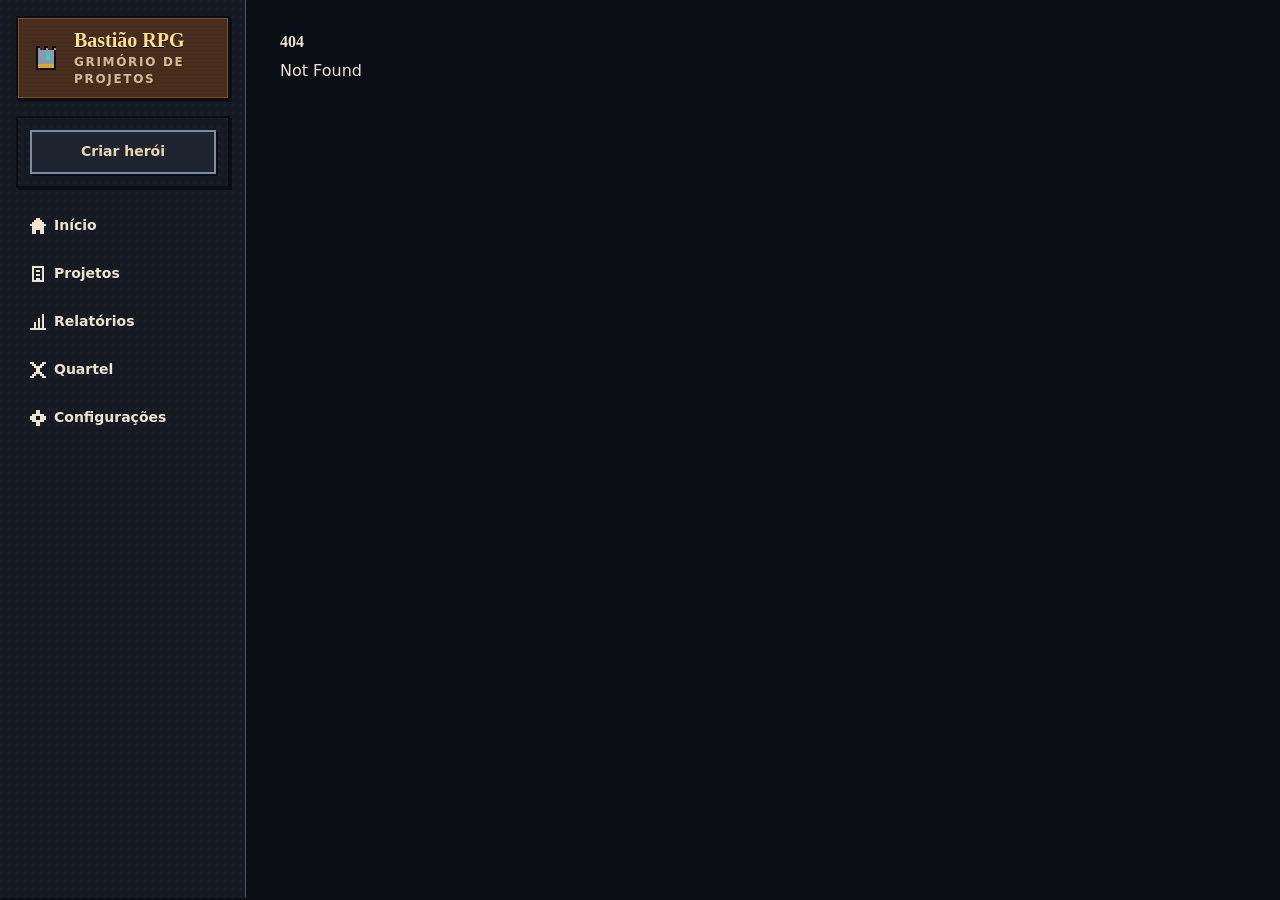
<file: index.html>
<!doctype html>
<html lang="pt-BR">
  <head>
    <meta charset="utf-8" />
    <meta name="viewport" content="width=device-width, initial-scale=1" />
    <meta name="theme-color" content="#0f1115" />
    <meta name="color-scheme" content="dark" />
    <!--
      CSP (MEDIUM-01, adapter-static sem servidor): meta permissiva para nao quebrar
      a hidratacao SvelteKit (inline scripts/estilos). Prefira headers no host estatico.
      Diretiva estrita recomendada no host:
      default-src 'self'; object-src 'none'; base-uri 'self'; frame-ancestors 'none'
      + X-Content-Type-Options: nosniff + Referrer-Policy: same-origin.
      Limitacao: meta com 'unsafe-inline' nao bloqueia XSS via inline; header com
      nonce/hash seria ideal, mas exige SSR/host com injecao por resposta.
    -->
    <meta
      http-equiv="Content-Security-Policy"
      content="default-src 'self'; object-src 'none'; base-uri 'self'; script-src 'self' 'unsafe-inline'; style-src 'self' 'unsafe-inline'; img-src 'self' data:; font-src 'self' data:; connect-src 'self' https://storage.bunnycdn.com https://uk.storage.bunnycdn.com https://ny.storage.bunnycdn.com https://la.storage.bunnycdn.com https://sg.storage.bunnycdn.com https://se.storage.bunnycdn.com https://br.storage.bunnycdn.com https://jh.storage.bunnycdn.com https://syd.storage.bunnycdn.com"
    />
    <title>Bastião RPG</title>
    <link href="/_app/immutable/bundle.Cz8nWWt9.js" rel="modulepreload">
		
		<link href="/_app/immutable/assets/bundle.C9rtXvdy.css" rel="stylesheet">
  		<link rel="icon" type="image/svg+xml" href="/favicon.svg" />
	</head>
  <body data-sveltekit-preload-data="hover">
    <div style="display: contents">
			<script>
				{
					__sveltekit_4wun2q = {
						base: ""
					};

					const element = document.currentScript.parentElement;

					import("/_app/immutable/bundle.Cz8nWWt9.js").then((app) => {
						app.start(element)
					});
				}
			</script>
		</div>
  </body>
</html>
</file>
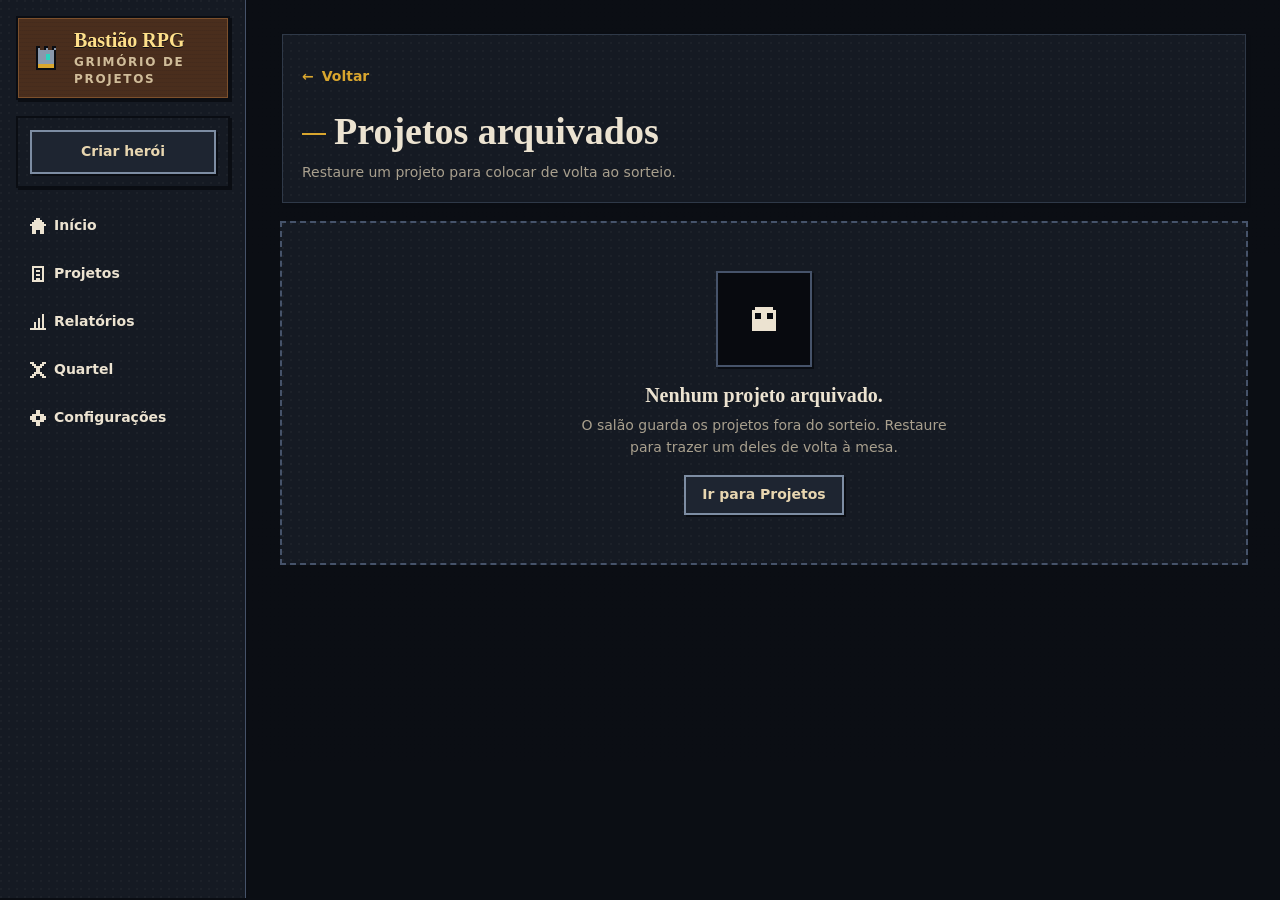
<file: archived/index.html>
<!doctype html>
<html lang="pt-BR">
  <head>
    <meta charset="utf-8" />
    <meta name="viewport" content="width=device-width, initial-scale=1" />
    <meta name="theme-color" content="#0f1115" />
    <meta name="color-scheme" content="dark" />
    <!--
      CSP (MEDIUM-01, adapter-static sem servidor): meta permissiva para nao quebrar
      a hidratacao SvelteKit (inline scripts/estilos). Prefira headers no host estatico.
      Diretiva estrita recomendada no host:
      default-src 'self'; object-src 'none'; base-uri 'self'; frame-ancestors 'none'
      + X-Content-Type-Options: nosniff + Referrer-Policy: same-origin.
      Limitacao: meta com 'unsafe-inline' nao bloqueia XSS via inline; header com
      nonce/hash seria ideal, mas exige SSR/host com injecao por resposta.
    -->
    <meta
      http-equiv="Content-Security-Policy"
      content="default-src 'self'; object-src 'none'; base-uri 'self'; script-src 'self' 'unsafe-inline'; style-src 'self' 'unsafe-inline'; img-src 'self' data:; font-src 'self' data:; connect-src 'self' https://storage.bunnycdn.com https://uk.storage.bunnycdn.com https://ny.storage.bunnycdn.com https://la.storage.bunnycdn.com https://sg.storage.bunnycdn.com https://se.storage.bunnycdn.com https://br.storage.bunnycdn.com https://jh.storage.bunnycdn.com https://syd.storage.bunnycdn.com"
    />
    <title>Bastião RPG</title>
    <link href="../_app/immutable/bundle.Cz8nWWt9.js" rel="modulepreload">
		<!--1bhpuhb--><!----><title>Projetos arquivados | Bastião RPG</title>
		<link href="../_app/immutable/assets/bundle.C9rtXvdy.css" rel="stylesheet">
  		<link rel="icon" type="image/svg+xml" href="/favicon.svg" />
	</head>
  <body data-sveltekit-preload-data="hover">
    <div style="display: contents"><!--[--><!--[0--><!--[--><a href="#conteudo-principal" class="bastiao-skip svelte-12qhfyh">Pular para o conteúdo</a> <div class="bastiao-shell svelte-12qhfyh"><aside class="bastiao-sidebar svelte-129hoe0" aria-label="Navegacao principal"><div class="bastiao-brand svelte-129hoe0"><span class="bastiao-brand-emblem svelte-129hoe0" aria-hidden="true"><svg viewBox="0 0 16 16" width="32" height="32" shape-rendering="crispEdges" style="display: block" class="shrink-0" aria-hidden="true"><!--[--><path d="M3 2h2v1h-2zM7 2h2v1h-2zM11 2h2v1h-2zM3 3h1v1h-1zM7 3h1v1h-1zM11 3h1v1h-1zM3 4h1v1h-1zM12 4h1v1h-1zM3 5h1v1h-1zM12 5h1v1h-1zM3 6h1v1h-1zM12 6h1v1h-1zM3 7h1v1h-1zM12 7h1v1h-1zM3 8h1v1h-1zM12 8h1v1h-1zM3 9h1v1h-1zM12 9h1v1h-1zM3 10h1v1h-1zM12 10h1v1h-1zM3 11h1v1h-1zM12 11h1v1h-1zM3 12h1v1h-1zM12 12h1v1h-1zM3 13h10v1h-10z" fill="var(--color-px-ink)"></path><path d="M4 3h1v1h-1zM8 3h1v1h-1zM12 3h1v1h-1zM4 4h8v1h-8zM4 5h8v1h-8zM4 6h4v1h-4zM10 6h2v1h-2zM4 7h4v1h-4zM10 7h2v1h-2zM4 8h4v1h-4zM10 8h2v1h-2zM4 9h8v1h-8zM4 10h8v1h-8z" fill="var(--color-px-steel)"></path><path d="M4 11h8v1h-8zM4 12h8v1h-8z" fill="var(--color-px-gold)"></path><path d="M8 6h2v1h-2zM8 7h2v1h-2zM8 8h2v1h-2z" fill="var(--color-px-teal)"></path><!--]--></svg><!----></span> <span class="bastiao-brand-text svelte-129hoe0"><p class="bastiao-brand-title svelte-129hoe0">Bastião RPG</p> <p class="bastiao-brand-sub svelte-129hoe0">grimório de projetos</p></span></div> <div class="bastiao-hud svelte-129hoe0"><section class="hero-hud svelte-1gd1m4t" aria-label="Heroi"><!--[-1--><p class="hero-hud__loading svelte-1gd1m4t" role="status">Carregando herói...</p><!--]--></section><!----></div> <nav class="bastiao-nav svelte-129hoe0" aria-label="Paginas"><!--[--><a href="/" class="bastiao-link svelte-129hoe0" title="Início" aria-current="page"><svg viewBox="0 0 8 8" width="16" height="16" shape-rendering="crispEdges" style="display: block" class="shrink-0" aria-hidden="true"><!--[-1--><path d="M3 0h2v1h-2zM2 1h4v1h-4zM1 2h6v1h-6zM0 3h8v1h-8zM1 4h6v1h-6zM1 5h6v1h-6zM1 6h2v1h-2zM5 6h2v1h-2zM1 7h2v1h-2zM5 7h2v1h-2z" fill="currentColor"></path><!--]--></svg><!----> <span class="bastiao-link-label svelte-129hoe0">Início</span></a><a href="/projetos" class="bastiao-link svelte-129hoe0" title="Projetos"><svg viewBox="0 0 8 8" width="16" height="16" shape-rendering="crispEdges" style="display: block" class="shrink-0" aria-hidden="true"><!--[-1--><path d="M1 0h6v1h-6zM1 1h1v1h-1zM6 1h1v1h-1zM1 2h1v1h-1zM3 2h2v1h-2zM6 2h1v1h-1zM1 3h1v1h-1zM6 3h1v1h-1zM1 4h1v1h-1zM3 4h2v1h-2zM6 4h1v1h-1zM1 5h1v1h-1zM6 5h1v1h-1zM1 6h1v1h-1zM3 6h2v1h-2zM6 6h1v1h-1zM1 7h6v1h-6z" fill="currentColor"></path><!--]--></svg><!----> <span class="bastiao-link-label svelte-129hoe0">Projetos</span></a><a href="/relatorios" class="bastiao-link svelte-129hoe0" title="Relatórios"><svg viewBox="0 0 8 8" width="16" height="16" shape-rendering="crispEdges" style="display: block" class="shrink-0" aria-hidden="true"><!--[-1--><path d="M6 0h1v1h-1zM6 1h1v1h-1zM4 2h1v1h-1zM6 2h1v1h-1zM4 3h1v1h-1zM6 3h1v1h-1zM2 4h1v1h-1zM4 4h1v1h-1zM6 4h1v1h-1zM2 5h1v1h-1zM4 5h1v1h-1zM6 5h1v1h-1zM2 6h1v1h-1zM4 6h1v1h-1zM6 6h1v1h-1zM0 7h8v1h-8z" fill="currentColor"></path><!--]--></svg><!----> <span class="bastiao-link-label svelte-129hoe0">Relatórios</span></a><a href="/rpg" class="bastiao-link svelte-129hoe0" title="Quartel"><svg viewBox="0 0 8 8" width="16" height="16" shape-rendering="crispEdges" style="display: block" class="shrink-0" aria-hidden="true"><!--[-1--><path d="M0 0h2v1h-2zM6 0h2v1h-2zM1 1h2v1h-2zM5 1h2v1h-2zM2 2h4v1h-4zM3 3h2v1h-2zM3 4h2v1h-2zM2 5h4v1h-4zM1 6h2v1h-2zM5 6h2v1h-2zM0 7h2v1h-2zM6 7h2v1h-2z" fill="currentColor"></path><!--]--></svg><!----> <span class="bastiao-link-label svelte-129hoe0">Quartel</span></a><a href="/settings" class="bastiao-link svelte-129hoe0" title="Configurações"><svg viewBox="0 0 8 8" width="16" height="16" shape-rendering="crispEdges" style="display: block" class="shrink-0" aria-hidden="true"><!--[-1--><path d="M3 0h2v1h-2zM3 1h2v1h-2zM1 2h6v1h-6zM0 3h3v1h-3zM5 3h3v1h-3zM0 4h3v1h-3zM5 4h3v1h-3zM1 5h6v1h-6zM3 6h2v1h-2zM3 7h2v1h-2z" fill="currentColor"></path><!--]--></svg><!----> <span class="bastiao-link-label svelte-129hoe0">Configurações</span></a><!--]--></nav></aside><!----> <main id="conteudo-principal" class="bastiao-main svelte-12qhfyh" tabindex="-1"><!--[--><div class="mx-auto w-full max-w-6xl min-w-0"><div class="archived-page svelte-1bhpuhb"><header class="bastiao-pageheader bastiao-pageheader--stone  svelte-132ntk2"><!--[0--><a href="/" class="bastiao-pageheader__back svelte-132ntk2"><span aria-hidden="true" class="svelte-132ntk2">←</span> <span class="svelte-132ntk2">Voltar</span></a><!--]--> <div class="bastiao-pageheader__main svelte-132ntk2"><div class="bastiao-pageheader__text svelte-132ntk2"><!--[-1--><!--]--> <h1 class="bastiao-pageheader__title svelte-132ntk2"><!--[0--><span class="bastiao-pageheader__rule svelte-132ntk2" aria-hidden="true"></span><!--]--> <span class="bastiao-pageheader__title-text svelte-132ntk2">Projetos arquivados</span></h1> <!--[0--><p class="bastiao-pageheader__description svelte-132ntk2">Restaure um projeto para colocar de volta ao sorteio.</p><!--]--> <!--[-1--><!--]--></div> <!--[-1--><!--]--> <!--[-1--><!--]--></div> <!--[-1--><!--]--></header><!----> <!--[-1--><!--]--> <!--[0--><p class="archived-loading svelte-1bhpuhb">Carregando projetos...</p><!--]--></div></div><!--]--><!----></main></div> <!--[-1--><!--]--><!--]--><!--]--> <!--[-1--><!--]--><!--]-->
			
			<script>
				{
					__sveltekit_4wun2q = {
						base: new URL("..", location).pathname.slice(0, -1)
					};

					const element = document.currentScript.parentElement;

					import("../_app/immutable/bundle.Cz8nWWt9.js").then((app) => {
						app.start(element, {
							node_ids: [0, 3],
							data: [null,null],
							form: null,
							error: null
						})
					});
				}
			</script>
		</div>
  </body>
</html>
</file>
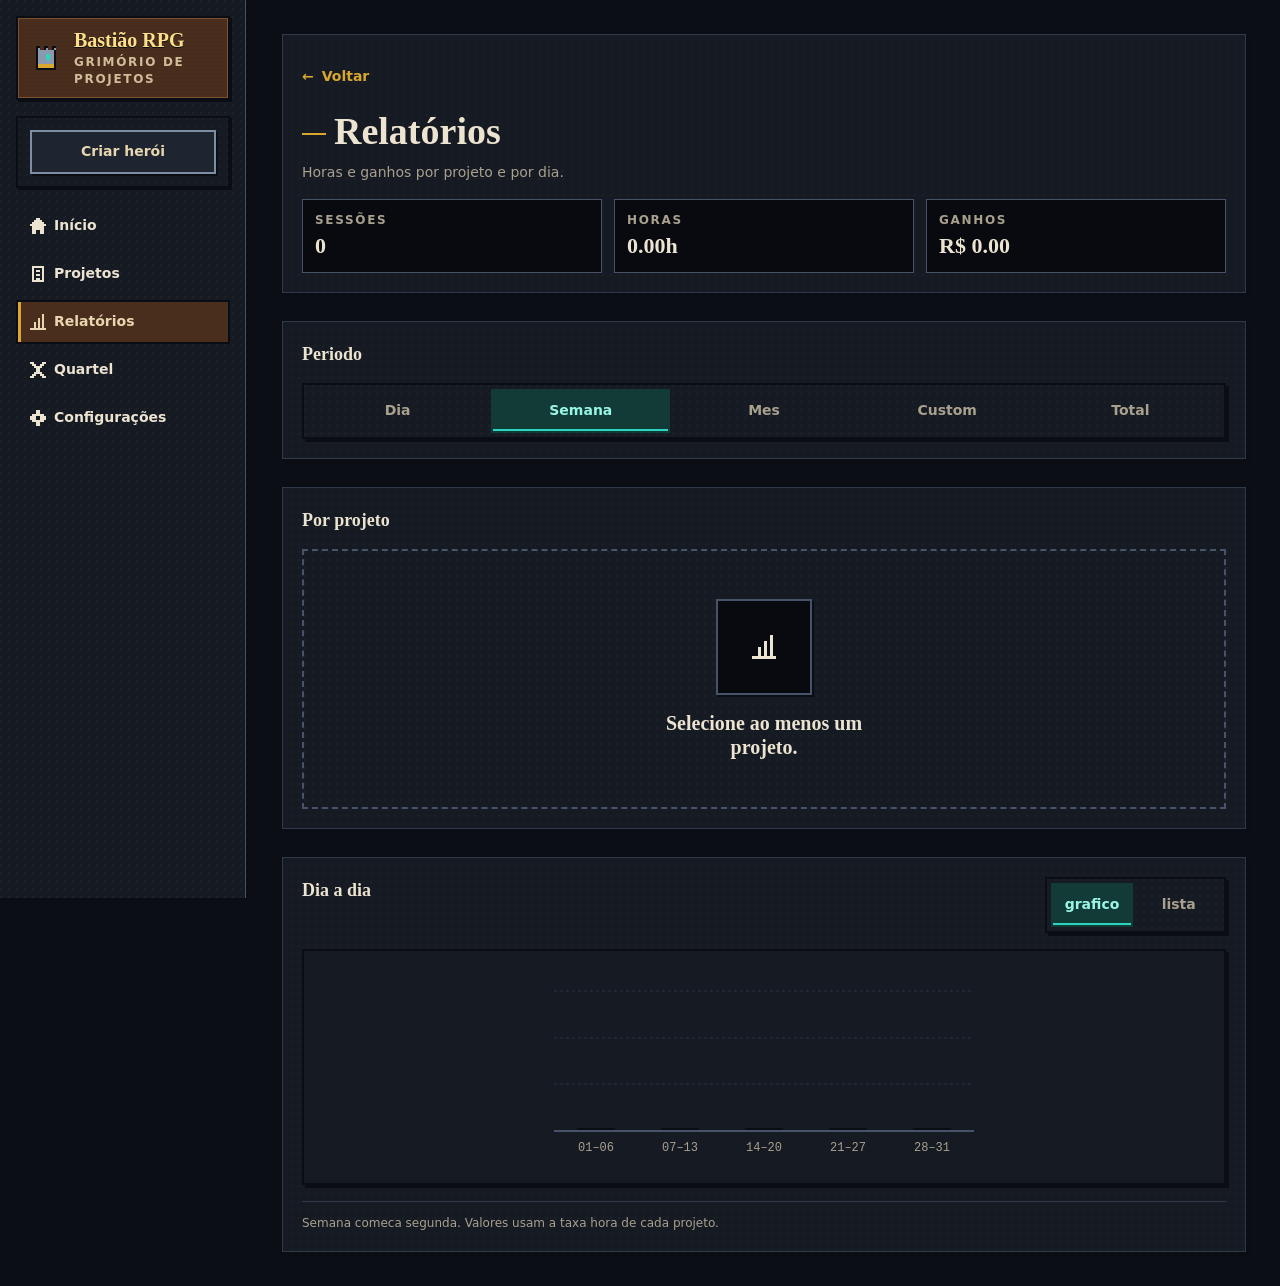
<file: dashboard/index.html>
<!doctype html>
<html lang="pt-BR">
  <head>
    <meta charset="utf-8" />
    <meta name="viewport" content="width=device-width, initial-scale=1" />
    <meta name="theme-color" content="#0f1115" />
    <meta name="color-scheme" content="dark" />
    <!--
      CSP (MEDIUM-01, adapter-static sem servidor): meta permissiva para nao quebrar
      a hidratacao SvelteKit (inline scripts/estilos). Prefira headers no host estatico.
      Diretiva estrita recomendada no host:
      default-src 'self'; object-src 'none'; base-uri 'self'; frame-ancestors 'none'
      + X-Content-Type-Options: nosniff + Referrer-Policy: same-origin.
      Limitacao: meta com 'unsafe-inline' nao bloqueia XSS via inline; header com
      nonce/hash seria ideal, mas exige SSR/host com injecao por resposta.
    -->
    <meta
      http-equiv="Content-Security-Policy"
      content="default-src 'self'; object-src 'none'; base-uri 'self'; script-src 'self' 'unsafe-inline'; style-src 'self' 'unsafe-inline'; img-src 'self' data:; font-src 'self' data:; connect-src 'self' https://storage.bunnycdn.com https://uk.storage.bunnycdn.com https://ny.storage.bunnycdn.com https://la.storage.bunnycdn.com https://sg.storage.bunnycdn.com https://se.storage.bunnycdn.com https://br.storage.bunnycdn.com https://jh.storage.bunnycdn.com https://syd.storage.bunnycdn.com"
    />
    <title>Bastião RPG</title>
    <link href="../_app/immutable/bundle.Cz8nWWt9.js" rel="modulepreload">
		<!--x1i5gj--><meta http-equiv="refresh" content="0;url=/relatorios/"/><!----><title>Relatórios | Bastião RPG</title>
		<link href="../_app/immutable/assets/bundle.C9rtXvdy.css" rel="stylesheet">
  		<link rel="icon" type="image/svg+xml" href="/favicon.svg" />
	</head>
  <body data-sveltekit-preload-data="hover">
    <div style="display: contents"><!--[--><!--[0--><!--[--><a href="#conteudo-principal" class="bastiao-skip svelte-12qhfyh">Pular para o conteúdo</a> <div class="bastiao-shell svelte-12qhfyh"><aside class="bastiao-sidebar svelte-129hoe0" aria-label="Navegacao principal"><div class="bastiao-brand svelte-129hoe0"><span class="bastiao-brand-emblem svelte-129hoe0" aria-hidden="true"><svg viewBox="0 0 16 16" width="32" height="32" shape-rendering="crispEdges" style="display: block" class="shrink-0" aria-hidden="true"><!--[--><path d="M3 2h2v1h-2zM7 2h2v1h-2zM11 2h2v1h-2zM3 3h1v1h-1zM7 3h1v1h-1zM11 3h1v1h-1zM3 4h1v1h-1zM12 4h1v1h-1zM3 5h1v1h-1zM12 5h1v1h-1zM3 6h1v1h-1zM12 6h1v1h-1zM3 7h1v1h-1zM12 7h1v1h-1zM3 8h1v1h-1zM12 8h1v1h-1zM3 9h1v1h-1zM12 9h1v1h-1zM3 10h1v1h-1zM12 10h1v1h-1zM3 11h1v1h-1zM12 11h1v1h-1zM3 12h1v1h-1zM12 12h1v1h-1zM3 13h10v1h-10z" fill="var(--color-px-ink)"></path><path d="M4 3h1v1h-1zM8 3h1v1h-1zM12 3h1v1h-1zM4 4h8v1h-8zM4 5h8v1h-8zM4 6h4v1h-4zM10 6h2v1h-2zM4 7h4v1h-4zM10 7h2v1h-2zM4 8h4v1h-4zM10 8h2v1h-2zM4 9h8v1h-8zM4 10h8v1h-8z" fill="var(--color-px-steel)"></path><path d="M4 11h8v1h-8zM4 12h8v1h-8z" fill="var(--color-px-gold)"></path><path d="M8 6h2v1h-2zM8 7h2v1h-2zM8 8h2v1h-2z" fill="var(--color-px-teal)"></path><!--]--></svg><!----></span> <span class="bastiao-brand-text svelte-129hoe0"><p class="bastiao-brand-title svelte-129hoe0">Bastião RPG</p> <p class="bastiao-brand-sub svelte-129hoe0">grimório de projetos</p></span></div> <div class="bastiao-hud svelte-129hoe0"><section class="hero-hud svelte-1gd1m4t" aria-label="Heroi"><!--[-1--><p class="hero-hud__loading svelte-1gd1m4t" role="status">Carregando herói...</p><!--]--></section><!----></div> <nav class="bastiao-nav svelte-129hoe0" aria-label="Paginas"><!--[--><a href="/" class="bastiao-link svelte-129hoe0" title="Início" aria-current="page"><svg viewBox="0 0 8 8" width="16" height="16" shape-rendering="crispEdges" style="display: block" class="shrink-0" aria-hidden="true"><!--[-1--><path d="M3 0h2v1h-2zM2 1h4v1h-4zM1 2h6v1h-6zM0 3h8v1h-8zM1 4h6v1h-6zM1 5h6v1h-6zM1 6h2v1h-2zM5 6h2v1h-2zM1 7h2v1h-2zM5 7h2v1h-2z" fill="currentColor"></path><!--]--></svg><!----> <span class="bastiao-link-label svelte-129hoe0">Início</span></a><a href="/projetos" class="bastiao-link svelte-129hoe0" title="Projetos"><svg viewBox="0 0 8 8" width="16" height="16" shape-rendering="crispEdges" style="display: block" class="shrink-0" aria-hidden="true"><!--[-1--><path d="M1 0h6v1h-6zM1 1h1v1h-1zM6 1h1v1h-1zM1 2h1v1h-1zM3 2h2v1h-2zM6 2h1v1h-1zM1 3h1v1h-1zM6 3h1v1h-1zM1 4h1v1h-1zM3 4h2v1h-2zM6 4h1v1h-1zM1 5h1v1h-1zM6 5h1v1h-1zM1 6h1v1h-1zM3 6h2v1h-2zM6 6h1v1h-1zM1 7h6v1h-6z" fill="currentColor"></path><!--]--></svg><!----> <span class="bastiao-link-label svelte-129hoe0">Projetos</span></a><a href="/relatorios" class="bastiao-link svelte-129hoe0" title="Relatórios"><svg viewBox="0 0 8 8" width="16" height="16" shape-rendering="crispEdges" style="display: block" class="shrink-0" aria-hidden="true"><!--[-1--><path d="M6 0h1v1h-1zM6 1h1v1h-1zM4 2h1v1h-1zM6 2h1v1h-1zM4 3h1v1h-1zM6 3h1v1h-1zM2 4h1v1h-1zM4 4h1v1h-1zM6 4h1v1h-1zM2 5h1v1h-1zM4 5h1v1h-1zM6 5h1v1h-1zM2 6h1v1h-1zM4 6h1v1h-1zM6 6h1v1h-1zM0 7h8v1h-8z" fill="currentColor"></path><!--]--></svg><!----> <span class="bastiao-link-label svelte-129hoe0">Relatórios</span></a><a href="/rpg" class="bastiao-link svelte-129hoe0" title="Quartel"><svg viewBox="0 0 8 8" width="16" height="16" shape-rendering="crispEdges" style="display: block" class="shrink-0" aria-hidden="true"><!--[-1--><path d="M0 0h2v1h-2zM6 0h2v1h-2zM1 1h2v1h-2zM5 1h2v1h-2zM2 2h4v1h-4zM3 3h2v1h-2zM3 4h2v1h-2zM2 5h4v1h-4zM1 6h2v1h-2zM5 6h2v1h-2zM0 7h2v1h-2zM6 7h2v1h-2z" fill="currentColor"></path><!--]--></svg><!----> <span class="bastiao-link-label svelte-129hoe0">Quartel</span></a><a href="/settings" class="bastiao-link svelte-129hoe0" title="Configurações"><svg viewBox="0 0 8 8" width="16" height="16" shape-rendering="crispEdges" style="display: block" class="shrink-0" aria-hidden="true"><!--[-1--><path d="M3 0h2v1h-2zM3 1h2v1h-2zM1 2h6v1h-6zM0 3h3v1h-3zM5 3h3v1h-3zM0 4h3v1h-3zM5 4h3v1h-3zM1 5h6v1h-6zM3 6h2v1h-2zM3 7h2v1h-2z" fill="currentColor"></path><!--]--></svg><!----> <span class="bastiao-link-label svelte-129hoe0">Configurações</span></a><!--]--></nav></aside><!----> <main id="conteudo-principal" class="bastiao-main svelte-12qhfyh" tabindex="-1"><!--[--><p>Esta página mudou para <a href="/relatorios/">Relatórios</a>.</p><!--]--><!----></main></div> <!--[-1--><!--]--><!--]--><!--]--> <!--[-1--><!--]--><!--]-->
			
			<script>
				{
					__sveltekit_4wun2q = {
						base: new URL("..", location).pathname.slice(0, -1)
					};

					const element = document.currentScript.parentElement;

					import("../_app/immutable/bundle.Cz8nWWt9.js").then((app) => {
						app.start(element, {
							node_ids: [0, 4],
							data: [null,null],
							form: null,
							error: null
						})
					});
				}
			</script>
		</div>
  </body>
</html>
</file>
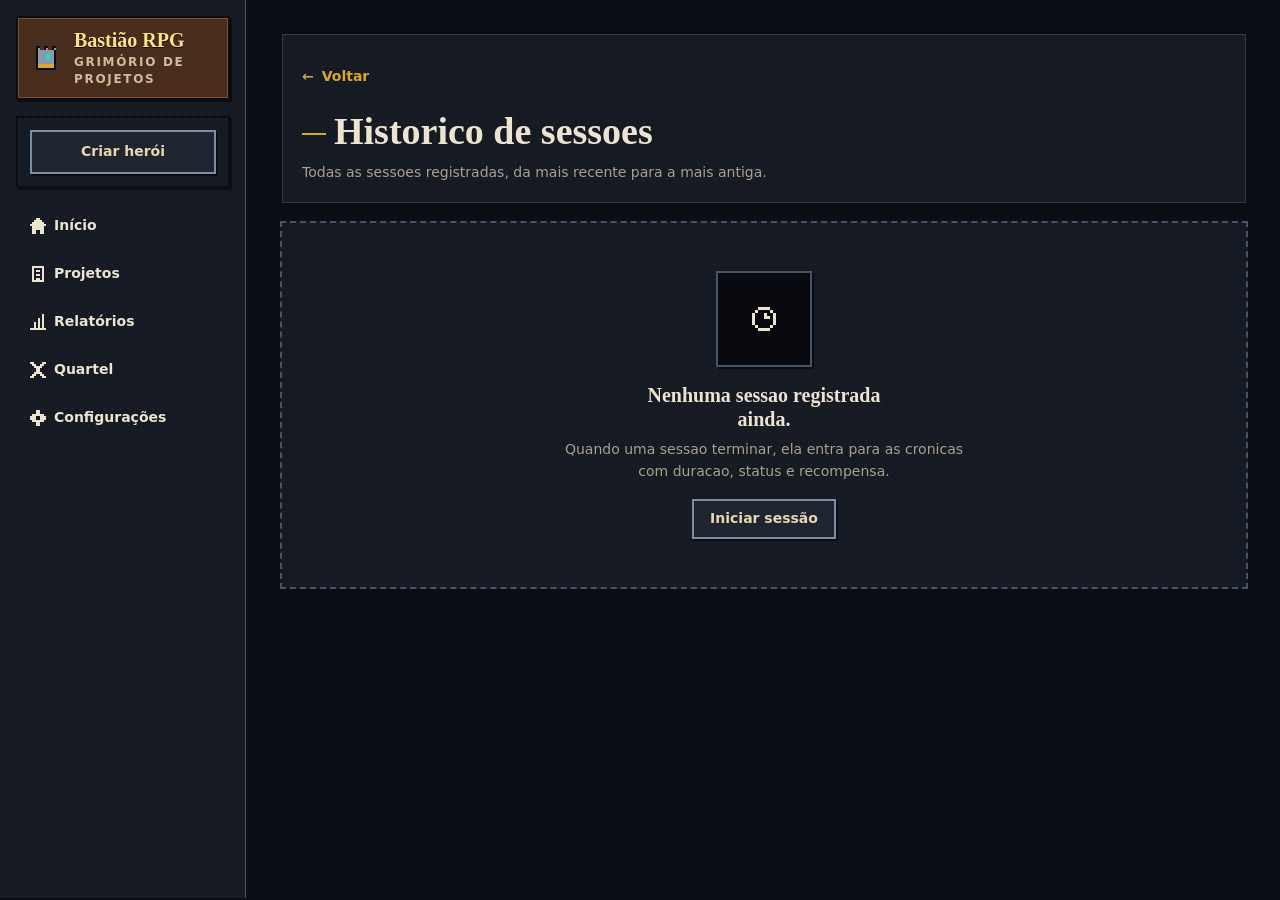
<file: history/index.html>
<!doctype html>
<html lang="pt-BR">
  <head>
    <meta charset="utf-8" />
    <meta name="viewport" content="width=device-width, initial-scale=1" />
    <meta name="theme-color" content="#0f1115" />
    <meta name="color-scheme" content="dark" />
    <!--
      CSP (MEDIUM-01, adapter-static sem servidor): meta permissiva para nao quebrar
      a hidratacao SvelteKit (inline scripts/estilos). Prefira headers no host estatico.
      Diretiva estrita recomendada no host:
      default-src 'self'; object-src 'none'; base-uri 'self'; frame-ancestors 'none'
      + X-Content-Type-Options: nosniff + Referrer-Policy: same-origin.
      Limitacao: meta com 'unsafe-inline' nao bloqueia XSS via inline; header com
      nonce/hash seria ideal, mas exige SSR/host com injecao por resposta.
    -->
    <meta
      http-equiv="Content-Security-Policy"
      content="default-src 'self'; object-src 'none'; base-uri 'self'; script-src 'self' 'unsafe-inline'; style-src 'self' 'unsafe-inline'; img-src 'self' data:; font-src 'self' data:; connect-src 'self' https://storage.bunnycdn.com https://uk.storage.bunnycdn.com https://ny.storage.bunnycdn.com https://la.storage.bunnycdn.com https://sg.storage.bunnycdn.com https://se.storage.bunnycdn.com https://br.storage.bunnycdn.com https://jh.storage.bunnycdn.com https://syd.storage.bunnycdn.com"
    />
    <title>Bastião RPG</title>
    <link href="../_app/immutable/bundle.Cz8nWWt9.js" rel="modulepreload">
		<!--1xl2tfr--><!----><title>Historico de sessoes | Bastião RPG</title>
		<link href="../_app/immutable/assets/bundle.C9rtXvdy.css" rel="stylesheet">
  		<link rel="icon" type="image/svg+xml" href="/favicon.svg" />
	</head>
  <body data-sveltekit-preload-data="hover">
    <div style="display: contents"><!--[--><!--[0--><!--[--><a href="#conteudo-principal" class="bastiao-skip svelte-12qhfyh">Pular para o conteúdo</a> <div class="bastiao-shell svelte-12qhfyh"><aside class="bastiao-sidebar svelte-129hoe0" aria-label="Navegacao principal"><div class="bastiao-brand svelte-129hoe0"><span class="bastiao-brand-emblem svelte-129hoe0" aria-hidden="true"><svg viewBox="0 0 16 16" width="32" height="32" shape-rendering="crispEdges" style="display: block" class="shrink-0" aria-hidden="true"><!--[--><path d="M3 2h2v1h-2zM7 2h2v1h-2zM11 2h2v1h-2zM3 3h1v1h-1zM7 3h1v1h-1zM11 3h1v1h-1zM3 4h1v1h-1zM12 4h1v1h-1zM3 5h1v1h-1zM12 5h1v1h-1zM3 6h1v1h-1zM12 6h1v1h-1zM3 7h1v1h-1zM12 7h1v1h-1zM3 8h1v1h-1zM12 8h1v1h-1zM3 9h1v1h-1zM12 9h1v1h-1zM3 10h1v1h-1zM12 10h1v1h-1zM3 11h1v1h-1zM12 11h1v1h-1zM3 12h1v1h-1zM12 12h1v1h-1zM3 13h10v1h-10z" fill="var(--color-px-ink)"></path><path d="M4 3h1v1h-1zM8 3h1v1h-1zM12 3h1v1h-1zM4 4h8v1h-8zM4 5h8v1h-8zM4 6h4v1h-4zM10 6h2v1h-2zM4 7h4v1h-4zM10 7h2v1h-2zM4 8h4v1h-4zM10 8h2v1h-2zM4 9h8v1h-8zM4 10h8v1h-8z" fill="var(--color-px-steel)"></path><path d="M4 11h8v1h-8zM4 12h8v1h-8z" fill="var(--color-px-gold)"></path><path d="M8 6h2v1h-2zM8 7h2v1h-2zM8 8h2v1h-2z" fill="var(--color-px-teal)"></path><!--]--></svg><!----></span> <span class="bastiao-brand-text svelte-129hoe0"><p class="bastiao-brand-title svelte-129hoe0">Bastião RPG</p> <p class="bastiao-brand-sub svelte-129hoe0">grimório de projetos</p></span></div> <div class="bastiao-hud svelte-129hoe0"><section class="hero-hud svelte-1gd1m4t" aria-label="Heroi"><!--[-1--><p class="hero-hud__loading svelte-1gd1m4t" role="status">Carregando herói...</p><!--]--></section><!----></div> <nav class="bastiao-nav svelte-129hoe0" aria-label="Paginas"><!--[--><a href="/" class="bastiao-link svelte-129hoe0" title="Início" aria-current="page"><svg viewBox="0 0 8 8" width="16" height="16" shape-rendering="crispEdges" style="display: block" class="shrink-0" aria-hidden="true"><!--[-1--><path d="M3 0h2v1h-2zM2 1h4v1h-4zM1 2h6v1h-6zM0 3h8v1h-8zM1 4h6v1h-6zM1 5h6v1h-6zM1 6h2v1h-2zM5 6h2v1h-2zM1 7h2v1h-2zM5 7h2v1h-2z" fill="currentColor"></path><!--]--></svg><!----> <span class="bastiao-link-label svelte-129hoe0">Início</span></a><a href="/projetos" class="bastiao-link svelte-129hoe0" title="Projetos"><svg viewBox="0 0 8 8" width="16" height="16" shape-rendering="crispEdges" style="display: block" class="shrink-0" aria-hidden="true"><!--[-1--><path d="M1 0h6v1h-6zM1 1h1v1h-1zM6 1h1v1h-1zM1 2h1v1h-1zM3 2h2v1h-2zM6 2h1v1h-1zM1 3h1v1h-1zM6 3h1v1h-1zM1 4h1v1h-1zM3 4h2v1h-2zM6 4h1v1h-1zM1 5h1v1h-1zM6 5h1v1h-1zM1 6h1v1h-1zM3 6h2v1h-2zM6 6h1v1h-1zM1 7h6v1h-6z" fill="currentColor"></path><!--]--></svg><!----> <span class="bastiao-link-label svelte-129hoe0">Projetos</span></a><a href="/relatorios" class="bastiao-link svelte-129hoe0" title="Relatórios"><svg viewBox="0 0 8 8" width="16" height="16" shape-rendering="crispEdges" style="display: block" class="shrink-0" aria-hidden="true"><!--[-1--><path d="M6 0h1v1h-1zM6 1h1v1h-1zM4 2h1v1h-1zM6 2h1v1h-1zM4 3h1v1h-1zM6 3h1v1h-1zM2 4h1v1h-1zM4 4h1v1h-1zM6 4h1v1h-1zM2 5h1v1h-1zM4 5h1v1h-1zM6 5h1v1h-1zM2 6h1v1h-1zM4 6h1v1h-1zM6 6h1v1h-1zM0 7h8v1h-8z" fill="currentColor"></path><!--]--></svg><!----> <span class="bastiao-link-label svelte-129hoe0">Relatórios</span></a><a href="/rpg" class="bastiao-link svelte-129hoe0" title="Quartel"><svg viewBox="0 0 8 8" width="16" height="16" shape-rendering="crispEdges" style="display: block" class="shrink-0" aria-hidden="true"><!--[-1--><path d="M0 0h2v1h-2zM6 0h2v1h-2zM1 1h2v1h-2zM5 1h2v1h-2zM2 2h4v1h-4zM3 3h2v1h-2zM3 4h2v1h-2zM2 5h4v1h-4zM1 6h2v1h-2zM5 6h2v1h-2zM0 7h2v1h-2zM6 7h2v1h-2z" fill="currentColor"></path><!--]--></svg><!----> <span class="bastiao-link-label svelte-129hoe0">Quartel</span></a><a href="/settings" class="bastiao-link svelte-129hoe0" title="Configurações"><svg viewBox="0 0 8 8" width="16" height="16" shape-rendering="crispEdges" style="display: block" class="shrink-0" aria-hidden="true"><!--[-1--><path d="M3 0h2v1h-2zM3 1h2v1h-2zM1 2h6v1h-6zM0 3h3v1h-3zM5 3h3v1h-3zM0 4h3v1h-3zM5 4h3v1h-3zM1 5h6v1h-6zM3 6h2v1h-2zM3 7h2v1h-2z" fill="currentColor"></path><!--]--></svg><!----> <span class="bastiao-link-label svelte-129hoe0">Configurações</span></a><!--]--></nav></aside><!----> <main id="conteudo-principal" class="bastiao-main svelte-12qhfyh" tabindex="-1"><!--[--><div class="mx-auto w-full max-w-6xl min-w-0"><div class="history-page svelte-1xl2tfr"><header class="bastiao-pageheader bastiao-pageheader--stone  svelte-132ntk2"><!--[0--><a href="/" class="bastiao-pageheader__back svelte-132ntk2"><span aria-hidden="true" class="svelte-132ntk2">←</span> <span class="svelte-132ntk2">Voltar</span></a><!--]--> <div class="bastiao-pageheader__main svelte-132ntk2"><div class="bastiao-pageheader__text svelte-132ntk2"><!--[-1--><!--]--> <h1 class="bastiao-pageheader__title svelte-132ntk2"><!--[0--><span class="bastiao-pageheader__rule svelte-132ntk2" aria-hidden="true"></span><!--]--> <span class="bastiao-pageheader__title-text svelte-132ntk2">Historico de sessoes</span></h1> <!--[0--><p class="bastiao-pageheader__description svelte-132ntk2">Todas as sessoes registradas, da mais recente para a mais antiga.</p><!--]--> <!--[-1--><!--]--></div> <!--[-1--><!--]--> <!--[-1--><!--]--></div> <!--[-1--><!--]--></header><!----> <!--[-1--><!--]--> <!--[0--><p class="history-loading svelte-1xl2tfr">Carregando sessoes...</p><!--]--></div></div><!--]--><!----></main></div> <!--[-1--><!--]--><!--]--><!--]--> <!--[-1--><!--]--><!--]-->
			
			<script>
				{
					__sveltekit_4wun2q = {
						base: new URL("..", location).pathname.slice(0, -1)
					};

					const element = document.currentScript.parentElement;

					import("../_app/immutable/bundle.Cz8nWWt9.js").then((app) => {
						app.start(element, {
							node_ids: [0, 5],
							data: [null,null],
							form: null,
							error: null
						})
					});
				}
			</script>
		</div>
  </body>
</html>
</file>
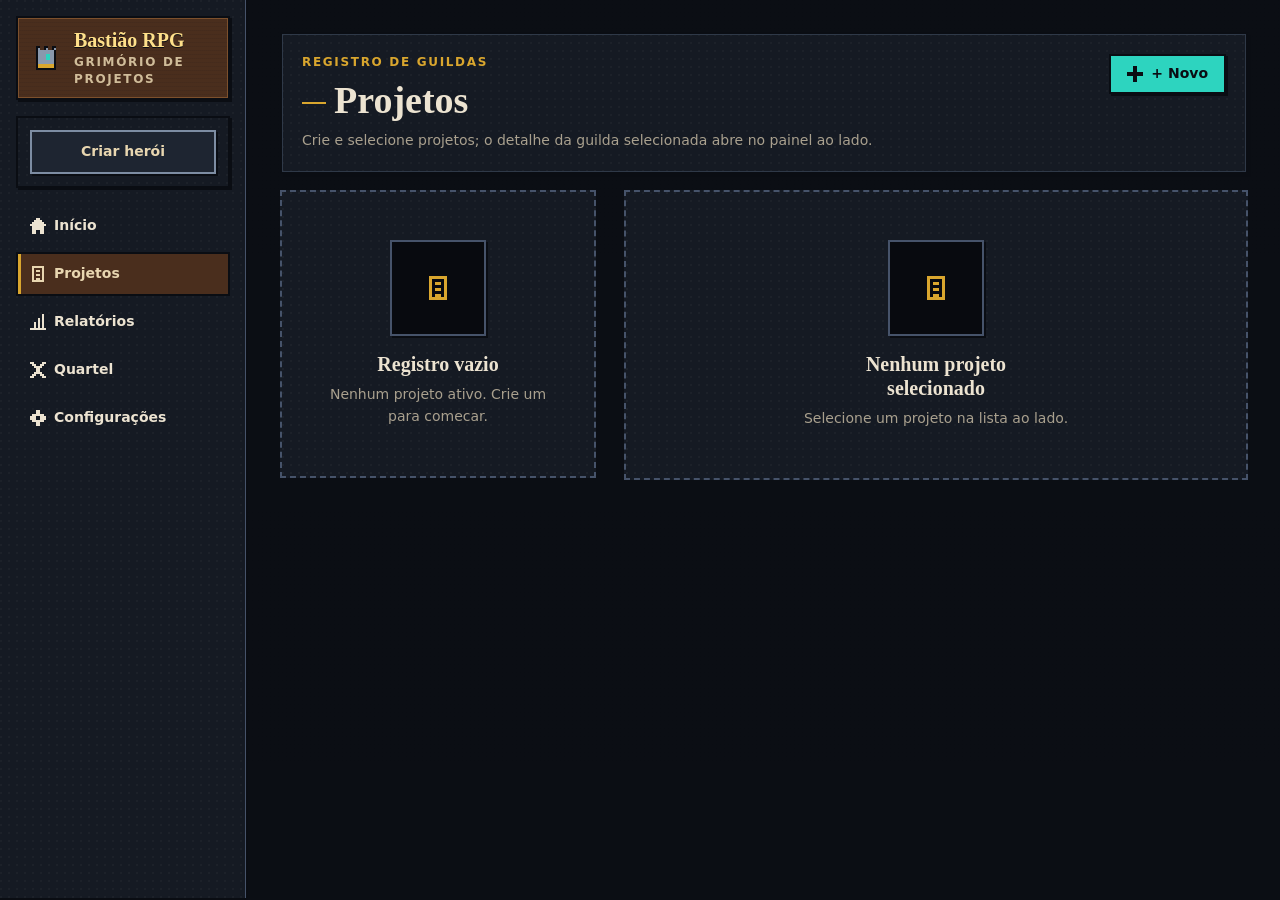
<file: projetos/index.html>
<!doctype html>
<html lang="pt-BR">
  <head>
    <meta charset="utf-8" />
    <meta name="viewport" content="width=device-width, initial-scale=1" />
    <meta name="theme-color" content="#0f1115" />
    <meta name="color-scheme" content="dark" />
    <!--
      CSP (MEDIUM-01, adapter-static sem servidor): meta permissiva para nao quebrar
      a hidratacao SvelteKit (inline scripts/estilos). Prefira headers no host estatico.
      Diretiva estrita recomendada no host:
      default-src 'self'; object-src 'none'; base-uri 'self'; frame-ancestors 'none'
      + X-Content-Type-Options: nosniff + Referrer-Policy: same-origin.
      Limitacao: meta com 'unsafe-inline' nao bloqueia XSS via inline; header com
      nonce/hash seria ideal, mas exige SSR/host com injecao por resposta.
    -->
    <meta
      http-equiv="Content-Security-Policy"
      content="default-src 'self'; object-src 'none'; base-uri 'self'; script-src 'self' 'unsafe-inline'; style-src 'self' 'unsafe-inline'; img-src 'self' data:; font-src 'self' data:; connect-src 'self' https://storage.bunnycdn.com https://uk.storage.bunnycdn.com https://ny.storage.bunnycdn.com https://la.storage.bunnycdn.com https://sg.storage.bunnycdn.com https://se.storage.bunnycdn.com https://br.storage.bunnycdn.com https://jh.storage.bunnycdn.com https://syd.storage.bunnycdn.com"
    />
    <title>Bastião RPG</title>
    <link href="../_app/immutable/bundle.Cz8nWWt9.js" rel="modulepreload">
		<!--16dim71--><!----><title>Projetos | Bastião RPG</title>
		<link href="../_app/immutable/assets/bundle.C9rtXvdy.css" rel="stylesheet">
  		<link rel="icon" type="image/svg+xml" href="/favicon.svg" />
	</head>
  <body data-sveltekit-preload-data="hover">
    <div style="display: contents"><!--[--><!--[0--><!--[--><a href="#conteudo-principal" class="bastiao-skip svelte-12qhfyh">Pular para o conteúdo</a> <div class="bastiao-shell svelte-12qhfyh"><aside class="bastiao-sidebar svelte-129hoe0" aria-label="Navegacao principal"><div class="bastiao-brand svelte-129hoe0"><span class="bastiao-brand-emblem svelte-129hoe0" aria-hidden="true"><svg viewBox="0 0 16 16" width="32" height="32" shape-rendering="crispEdges" style="display: block" class="shrink-0" aria-hidden="true"><!--[--><path d="M3 2h2v1h-2zM7 2h2v1h-2zM11 2h2v1h-2zM3 3h1v1h-1zM7 3h1v1h-1zM11 3h1v1h-1zM3 4h1v1h-1zM12 4h1v1h-1zM3 5h1v1h-1zM12 5h1v1h-1zM3 6h1v1h-1zM12 6h1v1h-1zM3 7h1v1h-1zM12 7h1v1h-1zM3 8h1v1h-1zM12 8h1v1h-1zM3 9h1v1h-1zM12 9h1v1h-1zM3 10h1v1h-1zM12 10h1v1h-1zM3 11h1v1h-1zM12 11h1v1h-1zM3 12h1v1h-1zM12 12h1v1h-1zM3 13h10v1h-10z" fill="var(--color-px-ink)"></path><path d="M4 3h1v1h-1zM8 3h1v1h-1zM12 3h1v1h-1zM4 4h8v1h-8zM4 5h8v1h-8zM4 6h4v1h-4zM10 6h2v1h-2zM4 7h4v1h-4zM10 7h2v1h-2zM4 8h4v1h-4zM10 8h2v1h-2zM4 9h8v1h-8zM4 10h8v1h-8z" fill="var(--color-px-steel)"></path><path d="M4 11h8v1h-8zM4 12h8v1h-8z" fill="var(--color-px-gold)"></path><path d="M8 6h2v1h-2zM8 7h2v1h-2zM8 8h2v1h-2z" fill="var(--color-px-teal)"></path><!--]--></svg><!----></span> <span class="bastiao-brand-text svelte-129hoe0"><p class="bastiao-brand-title svelte-129hoe0">Bastião RPG</p> <p class="bastiao-brand-sub svelte-129hoe0">grimório de projetos</p></span></div> <div class="bastiao-hud svelte-129hoe0"><section class="hero-hud svelte-1gd1m4t" aria-label="Heroi"><!--[-1--><p class="hero-hud__loading svelte-1gd1m4t" role="status">Carregando herói...</p><!--]--></section><!----></div> <nav class="bastiao-nav svelte-129hoe0" aria-label="Paginas"><!--[--><a href="/" class="bastiao-link svelte-129hoe0" title="Início" aria-current="page"><svg viewBox="0 0 8 8" width="16" height="16" shape-rendering="crispEdges" style="display: block" class="shrink-0" aria-hidden="true"><!--[-1--><path d="M3 0h2v1h-2zM2 1h4v1h-4zM1 2h6v1h-6zM0 3h8v1h-8zM1 4h6v1h-6zM1 5h6v1h-6zM1 6h2v1h-2zM5 6h2v1h-2zM1 7h2v1h-2zM5 7h2v1h-2z" fill="currentColor"></path><!--]--></svg><!----> <span class="bastiao-link-label svelte-129hoe0">Início</span></a><a href="/projetos" class="bastiao-link svelte-129hoe0" title="Projetos"><svg viewBox="0 0 8 8" width="16" height="16" shape-rendering="crispEdges" style="display: block" class="shrink-0" aria-hidden="true"><!--[-1--><path d="M1 0h6v1h-6zM1 1h1v1h-1zM6 1h1v1h-1zM1 2h1v1h-1zM3 2h2v1h-2zM6 2h1v1h-1zM1 3h1v1h-1zM6 3h1v1h-1zM1 4h1v1h-1zM3 4h2v1h-2zM6 4h1v1h-1zM1 5h1v1h-1zM6 5h1v1h-1zM1 6h1v1h-1zM3 6h2v1h-2zM6 6h1v1h-1zM1 7h6v1h-6z" fill="currentColor"></path><!--]--></svg><!----> <span class="bastiao-link-label svelte-129hoe0">Projetos</span></a><a href="/relatorios" class="bastiao-link svelte-129hoe0" title="Relatórios"><svg viewBox="0 0 8 8" width="16" height="16" shape-rendering="crispEdges" style="display: block" class="shrink-0" aria-hidden="true"><!--[-1--><path d="M6 0h1v1h-1zM6 1h1v1h-1zM4 2h1v1h-1zM6 2h1v1h-1zM4 3h1v1h-1zM6 3h1v1h-1zM2 4h1v1h-1zM4 4h1v1h-1zM6 4h1v1h-1zM2 5h1v1h-1zM4 5h1v1h-1zM6 5h1v1h-1zM2 6h1v1h-1zM4 6h1v1h-1zM6 6h1v1h-1zM0 7h8v1h-8z" fill="currentColor"></path><!--]--></svg><!----> <span class="bastiao-link-label svelte-129hoe0">Relatórios</span></a><a href="/rpg" class="bastiao-link svelte-129hoe0" title="Quartel"><svg viewBox="0 0 8 8" width="16" height="16" shape-rendering="crispEdges" style="display: block" class="shrink-0" aria-hidden="true"><!--[-1--><path d="M0 0h2v1h-2zM6 0h2v1h-2zM1 1h2v1h-2zM5 1h2v1h-2zM2 2h4v1h-4zM3 3h2v1h-2zM3 4h2v1h-2zM2 5h4v1h-4zM1 6h2v1h-2zM5 6h2v1h-2zM0 7h2v1h-2zM6 7h2v1h-2z" fill="currentColor"></path><!--]--></svg><!----> <span class="bastiao-link-label svelte-129hoe0">Quartel</span></a><a href="/settings" class="bastiao-link svelte-129hoe0" title="Configurações"><svg viewBox="0 0 8 8" width="16" height="16" shape-rendering="crispEdges" style="display: block" class="shrink-0" aria-hidden="true"><!--[-1--><path d="M3 0h2v1h-2zM3 1h2v1h-2zM1 2h6v1h-6zM0 3h3v1h-3zM5 3h3v1h-3zM0 4h3v1h-3zM5 4h3v1h-3zM1 5h6v1h-6zM3 6h2v1h-2zM3 7h2v1h-2z" fill="currentColor"></path><!--]--></svg><!----> <span class="bastiao-link-label svelte-129hoe0">Configurações</span></a><!--]--></nav></aside><!----> <main id="conteudo-principal" class="bastiao-main svelte-12qhfyh" tabindex="-1"><!--[--><div class="bastiao-projetos mx-auto w-full max-w-6xl min-w-0 svelte-16dim71"><header class="bastiao-pageheader bastiao-pageheader--stone  svelte-132ntk2"><!--[-1--><!--]--> <div class="bastiao-pageheader__main svelte-132ntk2"><div class="bastiao-pageheader__text svelte-132ntk2"><!--[0--><p class="bastiao-pageheader__kicker svelte-132ntk2">Registro de guildas</p><!--]--> <h1 class="bastiao-pageheader__title svelte-132ntk2"><!--[0--><span class="bastiao-pageheader__rule svelte-132ntk2" aria-hidden="true"></span><!--]--> <span class="bastiao-pageheader__title-text svelte-132ntk2">Projetos</span></h1> <!--[0--><p class="bastiao-pageheader__description svelte-132ntk2">Crie e selecione projetos; o detalhe da guilda selecionada abre no painel ao lado.</p><!--]--> <!--[-1--><!--]--></div> <!--[-1--><!--]--> <!--[0--><div class="bastiao-pageheader__actions svelte-132ntk2"><!--[0--><button type="button" class="inline-flex items-center justify-center gap-2 rounded-none border-2 font-sans font-semibold select-none outline-none transition-[transform,box-shadow,background-color,border-color,color] duration-[120ms] ease-[steps(2,end)] focus-visible:outline-none focus-visible:shadow-[var(--focus-ring)] disabled:cursor-not-allowed disabled:opacity-[0.45] motion-reduce:transform-none motion-reduce:transition-none border-ink bg-accent text-ink shadow-[2px_2px_0_var(--color-ink)] hover:-translate-x-[1px] hover:-translate-y-[1px] hover:bg-px-teal-l hover:shadow-[3px_3px_0_var(--color-ink)] active:translate-x-[1px] active:translate-y-[1px] active:bg-accent active:shadow-[1px_1px_0_var(--color-ink)] h-11 px-4 text-sm lg:h-10 min-w-[88px]"><svg viewBox="0 0 8 8" width="16" height="16" shape-rendering="crispEdges" style="display: block" class="shrink-0" aria-hidden="true"><!--[-1--><path d="M3 0h2v1h-2zM3 1h2v1h-2zM3 2h2v1h-2zM0 3h8v1h-8zM0 4h8v1h-8zM3 5h2v1h-2zM3 6h2v1h-2zM3 7h2v1h-2z" fill="currentColor"></path><!--]--></svg><!----> + Novo<!----></button><!--]--><!----></div><!--]--></div> <!--[-1--><!--]--></header><!----> <!--[-1--><!--]--> <div class="bastiao-projetos__grid svelte-16dim71"><aside class="bastiao-projetos__list svelte-16dim71" aria-label="Projetos"><!--[-1--><!--]--> <section aria-label="Lista de projetos ativos"><!--[0--><div class="bastiao-empty  svelte-zkmbus" role="group" aria-labelledby="projetos-empty-title" aria-describedby="projetos-empty-description"><!--[0--><div class="bastiao-empty__frame svelte-zkmbus" aria-hidden="true"><span class="bastiao-projetos__emblem svelte-16dim71"><svg viewBox="0 0 8 8" width="24" height="24" shape-rendering="crispEdges" style="display: block" class="shrink-0" aria-hidden="true"><!--[-1--><path d="M1 0h6v1h-6zM1 1h1v1h-1zM6 1h1v1h-1zM1 2h1v1h-1zM3 2h2v1h-2zM6 2h1v1h-1zM1 3h1v1h-1zM6 3h1v1h-1zM1 4h1v1h-1zM3 4h2v1h-2zM6 4h1v1h-1zM1 5h1v1h-1zM6 5h1v1h-1zM1 6h1v1h-1zM3 6h2v1h-2zM6 6h1v1h-1zM1 7h6v1h-6z" fill="currentColor"></path><!--]--></svg><!----></span><!----></div><!--]--> <h2 id="projetos-empty-title" class="bastiao-empty__title svelte-zkmbus">Registro vazio</h2> <!--[0--><p id="projetos-empty-description" class="bastiao-empty__description svelte-zkmbus">Nenhum projeto ativo. Crie um para comecar.</p><!--]--> <!--[-1--><!--]--> <!--[-1--><!--]--></div><!--]--></section></aside> <section class="bastiao-projetos__detail svelte-16dim71" aria-label="Detalhe do projeto"><!--[-1--><div class="bastiao-empty  svelte-zkmbus" role="group" aria-labelledby="projeto-detail-empty-title" aria-describedby="projeto-detail-empty-description"><!--[0--><div class="bastiao-empty__frame svelte-zkmbus" aria-hidden="true"><span class="bastiao-projetos__emblem svelte-16dim71"><svg viewBox="0 0 8 8" width="24" height="24" shape-rendering="crispEdges" style="display: block" class="shrink-0" aria-hidden="true"><!--[-1--><path d="M1 0h6v1h-6zM1 1h1v1h-1zM6 1h1v1h-1zM1 2h1v1h-1zM3 2h2v1h-2zM6 2h1v1h-1zM1 3h1v1h-1zM6 3h1v1h-1zM1 4h1v1h-1zM3 4h2v1h-2zM6 4h1v1h-1zM1 5h1v1h-1zM6 5h1v1h-1zM1 6h1v1h-1zM3 6h2v1h-2zM6 6h1v1h-1zM1 7h6v1h-6z" fill="currentColor"></path><!--]--></svg><!----></span><!----></div><!--]--> <h2 id="projeto-detail-empty-title" class="bastiao-empty__title svelte-zkmbus">Nenhum projeto selecionado</h2> <!--[0--><p id="projeto-detail-empty-description" class="bastiao-empty__description svelte-zkmbus">Selecione um projeto na lista ao lado.</p><!--]--> <!--[-1--><!--]--> <!--[-1--><!--]--></div><!--]--></section></div></div><!--]--><!----></main></div> <!--[-1--><!--]--><!--]--><!--]--> <!--[-1--><!--]--><!--]-->
			
			<script>
				{
					__sveltekit_4wun2q = {
						base: new URL("..", location).pathname.slice(0, -1)
					};

					const element = document.currentScript.parentElement;

					import("../_app/immutable/bundle.Cz8nWWt9.js").then((app) => {
						app.start(element, {
							node_ids: [0, 6],
							data: [null,null],
							form: null,
							error: null
						})
					});
				}
			</script>
		</div>
  </body>
</html>
</file>
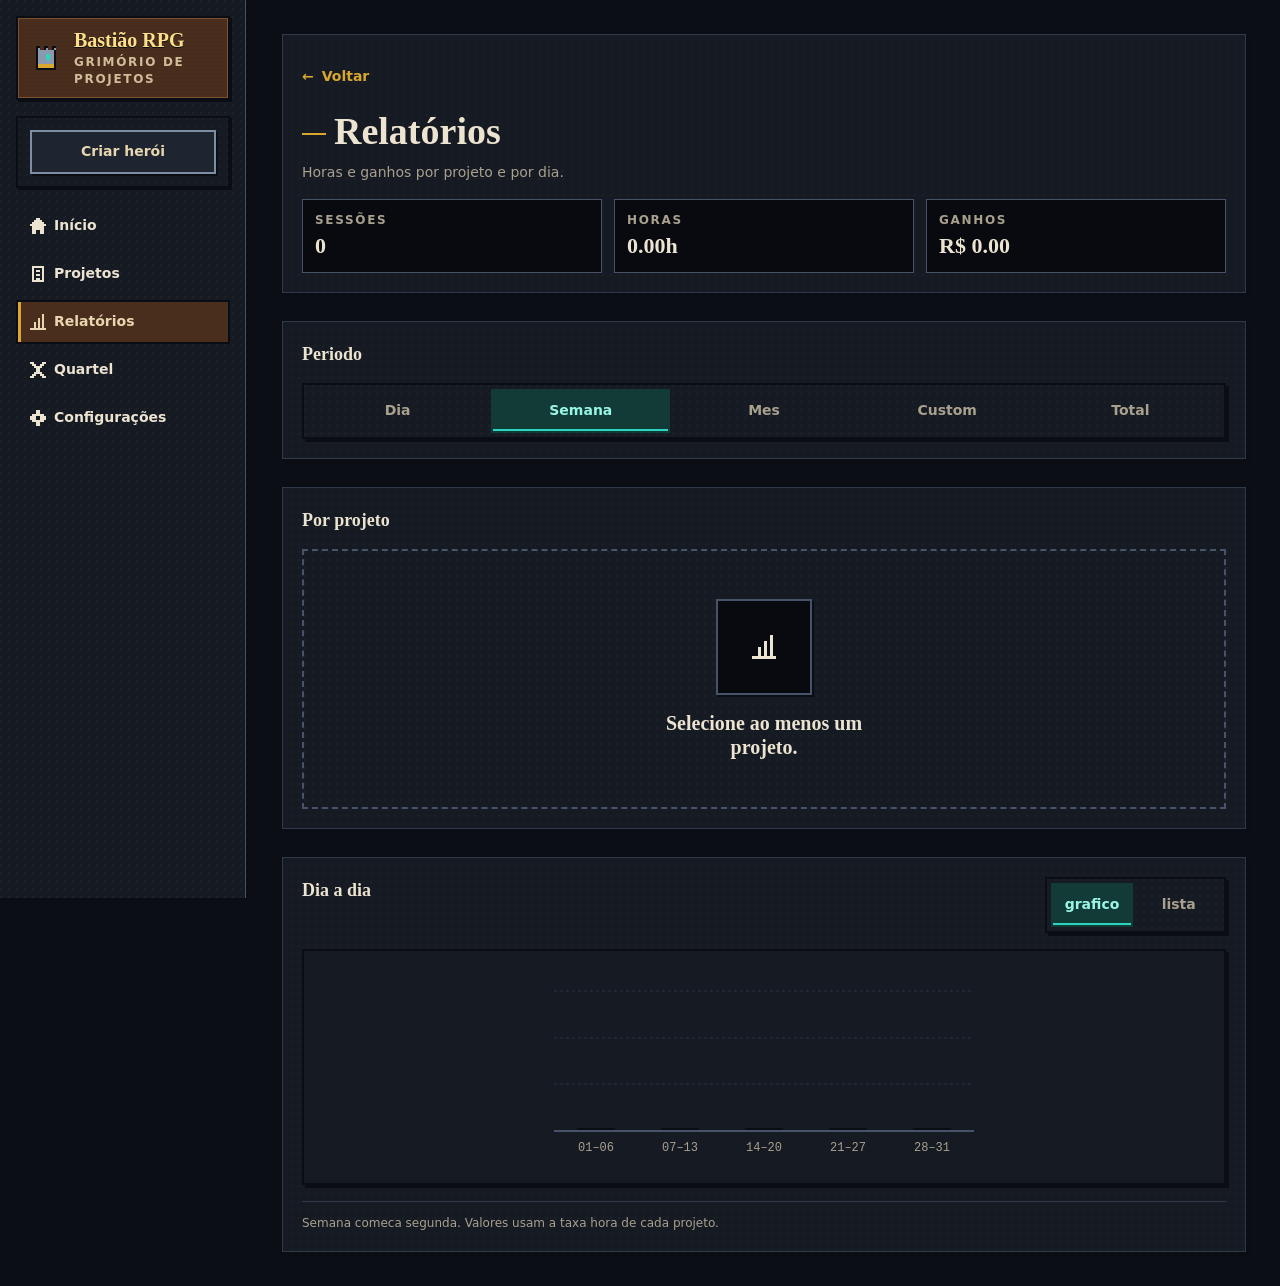
<file: relatorios/index.html>
<!doctype html>
<html lang="pt-BR">
  <head>
    <meta charset="utf-8" />
    <meta name="viewport" content="width=device-width, initial-scale=1" />
    <meta name="theme-color" content="#0f1115" />
    <meta name="color-scheme" content="dark" />
    <!--
      CSP (MEDIUM-01, adapter-static sem servidor): meta permissiva para nao quebrar
      a hidratacao SvelteKit (inline scripts/estilos). Prefira headers no host estatico.
      Diretiva estrita recomendada no host:
      default-src 'self'; object-src 'none'; base-uri 'self'; frame-ancestors 'none'
      + X-Content-Type-Options: nosniff + Referrer-Policy: same-origin.
      Limitacao: meta com 'unsafe-inline' nao bloqueia XSS via inline; header com
      nonce/hash seria ideal, mas exige SSR/host com injecao por resposta.
    -->
    <meta
      http-equiv="Content-Security-Policy"
      content="default-src 'self'; object-src 'none'; base-uri 'self'; script-src 'self' 'unsafe-inline'; style-src 'self' 'unsafe-inline'; img-src 'self' data:; font-src 'self' data:; connect-src 'self' https://storage.bunnycdn.com https://uk.storage.bunnycdn.com https://ny.storage.bunnycdn.com https://la.storage.bunnycdn.com https://sg.storage.bunnycdn.com https://se.storage.bunnycdn.com https://br.storage.bunnycdn.com https://jh.storage.bunnycdn.com https://syd.storage.bunnycdn.com"
    />
    <title>Bastião RPG</title>
    <link href="../_app/immutable/bundle.Cz8nWWt9.js" rel="modulepreload">
		<!--qx2641--><!----><title>Relatórios | Bastião RPG</title>
		<link href="../_app/immutable/assets/bundle.C9rtXvdy.css" rel="stylesheet">
  		<link rel="icon" type="image/svg+xml" href="/favicon.svg" />
	</head>
  <body data-sveltekit-preload-data="hover">
    <div style="display: contents"><!--[--><!--[0--><!--[--><a href="#conteudo-principal" class="bastiao-skip svelte-12qhfyh">Pular para o conteúdo</a> <div class="bastiao-shell svelte-12qhfyh"><aside class="bastiao-sidebar svelte-129hoe0" aria-label="Navegacao principal"><div class="bastiao-brand svelte-129hoe0"><span class="bastiao-brand-emblem svelte-129hoe0" aria-hidden="true"><svg viewBox="0 0 16 16" width="32" height="32" shape-rendering="crispEdges" style="display: block" class="shrink-0" aria-hidden="true"><!--[--><path d="M3 2h2v1h-2zM7 2h2v1h-2zM11 2h2v1h-2zM3 3h1v1h-1zM7 3h1v1h-1zM11 3h1v1h-1zM3 4h1v1h-1zM12 4h1v1h-1zM3 5h1v1h-1zM12 5h1v1h-1zM3 6h1v1h-1zM12 6h1v1h-1zM3 7h1v1h-1zM12 7h1v1h-1zM3 8h1v1h-1zM12 8h1v1h-1zM3 9h1v1h-1zM12 9h1v1h-1zM3 10h1v1h-1zM12 10h1v1h-1zM3 11h1v1h-1zM12 11h1v1h-1zM3 12h1v1h-1zM12 12h1v1h-1zM3 13h10v1h-10z" fill="var(--color-px-ink)"></path><path d="M4 3h1v1h-1zM8 3h1v1h-1zM12 3h1v1h-1zM4 4h8v1h-8zM4 5h8v1h-8zM4 6h4v1h-4zM10 6h2v1h-2zM4 7h4v1h-4zM10 7h2v1h-2zM4 8h4v1h-4zM10 8h2v1h-2zM4 9h8v1h-8zM4 10h8v1h-8z" fill="var(--color-px-steel)"></path><path d="M4 11h8v1h-8zM4 12h8v1h-8z" fill="var(--color-px-gold)"></path><path d="M8 6h2v1h-2zM8 7h2v1h-2zM8 8h2v1h-2z" fill="var(--color-px-teal)"></path><!--]--></svg><!----></span> <span class="bastiao-brand-text svelte-129hoe0"><p class="bastiao-brand-title svelte-129hoe0">Bastião RPG</p> <p class="bastiao-brand-sub svelte-129hoe0">grimório de projetos</p></span></div> <div class="bastiao-hud svelte-129hoe0"><section class="hero-hud svelte-1gd1m4t" aria-label="Heroi"><!--[-1--><p class="hero-hud__loading svelte-1gd1m4t" role="status">Carregando herói...</p><!--]--></section><!----></div> <nav class="bastiao-nav svelte-129hoe0" aria-label="Paginas"><!--[--><a href="/" class="bastiao-link svelte-129hoe0" title="Início" aria-current="page"><svg viewBox="0 0 8 8" width="16" height="16" shape-rendering="crispEdges" style="display: block" class="shrink-0" aria-hidden="true"><!--[-1--><path d="M3 0h2v1h-2zM2 1h4v1h-4zM1 2h6v1h-6zM0 3h8v1h-8zM1 4h6v1h-6zM1 5h6v1h-6zM1 6h2v1h-2zM5 6h2v1h-2zM1 7h2v1h-2zM5 7h2v1h-2z" fill="currentColor"></path><!--]--></svg><!----> <span class="bastiao-link-label svelte-129hoe0">Início</span></a><a href="/projetos" class="bastiao-link svelte-129hoe0" title="Projetos"><svg viewBox="0 0 8 8" width="16" height="16" shape-rendering="crispEdges" style="display: block" class="shrink-0" aria-hidden="true"><!--[-1--><path d="M1 0h6v1h-6zM1 1h1v1h-1zM6 1h1v1h-1zM1 2h1v1h-1zM3 2h2v1h-2zM6 2h1v1h-1zM1 3h1v1h-1zM6 3h1v1h-1zM1 4h1v1h-1zM3 4h2v1h-2zM6 4h1v1h-1zM1 5h1v1h-1zM6 5h1v1h-1zM1 6h1v1h-1zM3 6h2v1h-2zM6 6h1v1h-1zM1 7h6v1h-6z" fill="currentColor"></path><!--]--></svg><!----> <span class="bastiao-link-label svelte-129hoe0">Projetos</span></a><a href="/relatorios" class="bastiao-link svelte-129hoe0" title="Relatórios"><svg viewBox="0 0 8 8" width="16" height="16" shape-rendering="crispEdges" style="display: block" class="shrink-0" aria-hidden="true"><!--[-1--><path d="M6 0h1v1h-1zM6 1h1v1h-1zM4 2h1v1h-1zM6 2h1v1h-1zM4 3h1v1h-1zM6 3h1v1h-1zM2 4h1v1h-1zM4 4h1v1h-1zM6 4h1v1h-1zM2 5h1v1h-1zM4 5h1v1h-1zM6 5h1v1h-1zM2 6h1v1h-1zM4 6h1v1h-1zM6 6h1v1h-1zM0 7h8v1h-8z" fill="currentColor"></path><!--]--></svg><!----> <span class="bastiao-link-label svelte-129hoe0">Relatórios</span></a><a href="/rpg" class="bastiao-link svelte-129hoe0" title="Quartel"><svg viewBox="0 0 8 8" width="16" height="16" shape-rendering="crispEdges" style="display: block" class="shrink-0" aria-hidden="true"><!--[-1--><path d="M0 0h2v1h-2zM6 0h2v1h-2zM1 1h2v1h-2zM5 1h2v1h-2zM2 2h4v1h-4zM3 3h2v1h-2zM3 4h2v1h-2zM2 5h4v1h-4zM1 6h2v1h-2zM5 6h2v1h-2zM0 7h2v1h-2zM6 7h2v1h-2z" fill="currentColor"></path><!--]--></svg><!----> <span class="bastiao-link-label svelte-129hoe0">Quartel</span></a><a href="/settings" class="bastiao-link svelte-129hoe0" title="Configurações"><svg viewBox="0 0 8 8" width="16" height="16" shape-rendering="crispEdges" style="display: block" class="shrink-0" aria-hidden="true"><!--[-1--><path d="M3 0h2v1h-2zM3 1h2v1h-2zM1 2h6v1h-6zM0 3h3v1h-3zM5 3h3v1h-3zM0 4h3v1h-3zM5 4h3v1h-3zM1 5h6v1h-6zM3 6h2v1h-2zM3 7h2v1h-2z" fill="currentColor"></path><!--]--></svg><!----> <span class="bastiao-link-label svelte-129hoe0">Configurações</span></a><!--]--></nav></aside><!----> <main id="conteudo-principal" class="bastiao-main svelte-12qhfyh" tabindex="-1"><!--[--><div class="bastiao-dashboard mx-auto w-full max-w-6xl min-w-0 svelte-qx2641"><header class="bastiao-pageheader bastiao-pageheader--stone  svelte-132ntk2"><!--[0--><a href="/" class="bastiao-pageheader__back svelte-132ntk2"><span aria-hidden="true" class="svelte-132ntk2">←</span> <span class="svelte-132ntk2">Voltar</span></a><!--]--> <div class="bastiao-pageheader__main svelte-132ntk2"><div class="bastiao-pageheader__text svelte-132ntk2"><!--[-1--><!--]--> <h1 class="bastiao-pageheader__title svelte-132ntk2"><!--[0--><span class="bastiao-pageheader__rule svelte-132ntk2" aria-hidden="true"></span><!--]--> <span class="bastiao-pageheader__title-text svelte-132ntk2">Relatórios</span></h1> <!--[0--><p class="bastiao-pageheader__description svelte-132ntk2">Horas e ganhos por projeto e por dia.</p><!--]--> <!--[-1--><!--]--></div> <!--[-1--><!--]--> <!--[-1--><!--]--></div> <!--[0--><div class="bastiao-pageheader__extra svelte-132ntk2"><!--[-1--><!--]--><!----></div><!--]--></header><!----> <!--[0--><p class="bastiao-dashboard__status svelte-qx2641">Carregando...</p><!--]--></div><!--]--><!----></main></div> <!--[-1--><!--]--><!--]--><!--]--> <!--[-1--><!--]--><!--]-->
			
			<script>
				{
					__sveltekit_4wun2q = {
						base: new URL("..", location).pathname.slice(0, -1)
					};

					const element = document.currentScript.parentElement;

					import("../_app/immutable/bundle.Cz8nWWt9.js").then((app) => {
						app.start(element, {
							node_ids: [0, 7],
							data: [null,null],
							form: null,
							error: null
						})
					});
				}
			</script>
		</div>
  </body>
</html>
</file>
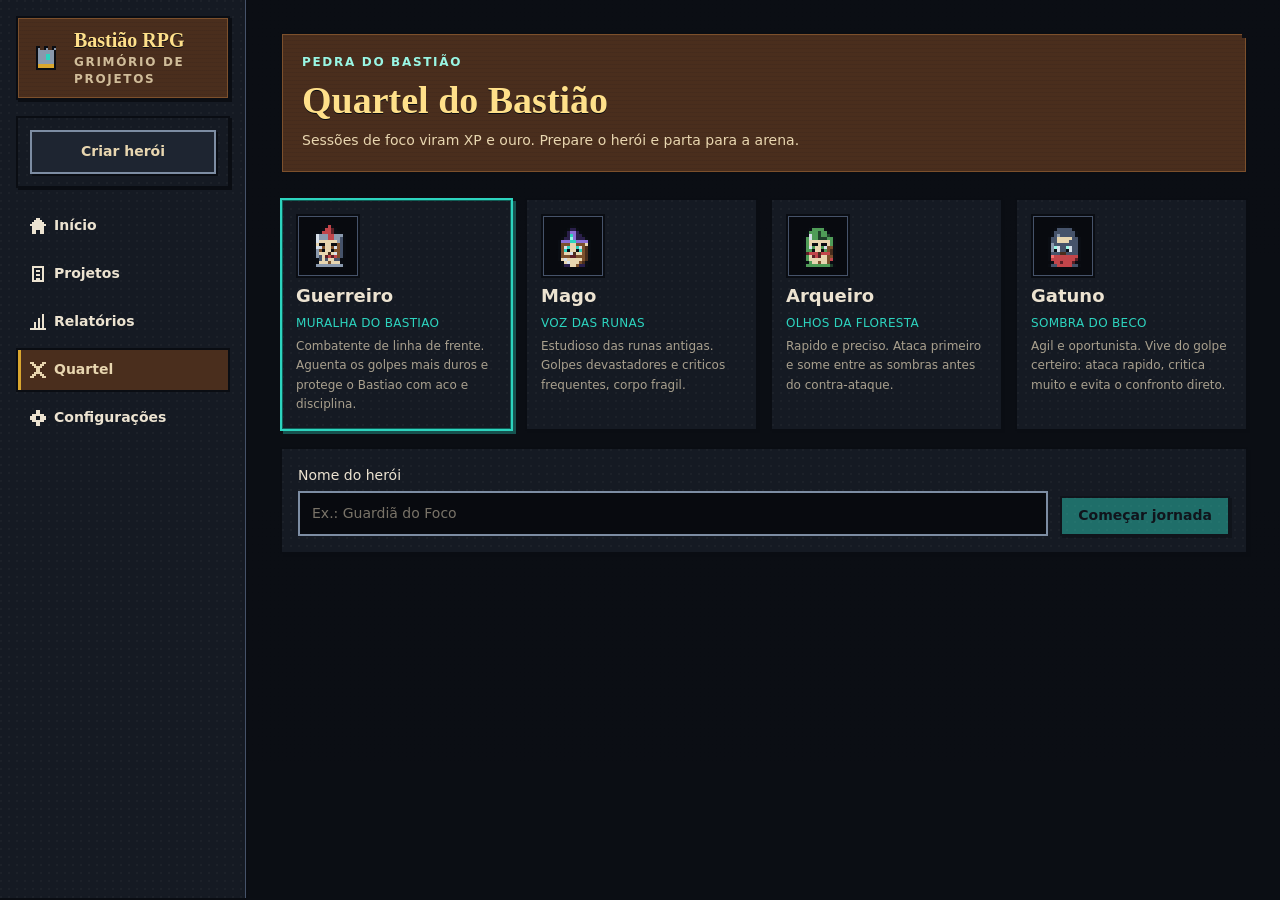
<file: rpg/index.html>
<!doctype html>
<html lang="pt-BR">
  <head>
    <meta charset="utf-8" />
    <meta name="viewport" content="width=device-width, initial-scale=1" />
    <meta name="theme-color" content="#0f1115" />
    <meta name="color-scheme" content="dark" />
    <!--
      CSP (MEDIUM-01, adapter-static sem servidor): meta permissiva para nao quebrar
      a hidratacao SvelteKit (inline scripts/estilos). Prefira headers no host estatico.
      Diretiva estrita recomendada no host:
      default-src 'self'; object-src 'none'; base-uri 'self'; frame-ancestors 'none'
      + X-Content-Type-Options: nosniff + Referrer-Policy: same-origin.
      Limitacao: meta com 'unsafe-inline' nao bloqueia XSS via inline; header com
      nonce/hash seria ideal, mas exige SSR/host com injecao por resposta.
    -->
    <meta
      http-equiv="Content-Security-Policy"
      content="default-src 'self'; object-src 'none'; base-uri 'self'; script-src 'self' 'unsafe-inline'; style-src 'self' 'unsafe-inline'; img-src 'self' data:; font-src 'self' data:; connect-src 'self' https://storage.bunnycdn.com https://uk.storage.bunnycdn.com https://ny.storage.bunnycdn.com https://la.storage.bunnycdn.com https://sg.storage.bunnycdn.com https://se.storage.bunnycdn.com https://br.storage.bunnycdn.com https://jh.storage.bunnycdn.com https://syd.storage.bunnycdn.com"
    />
    <title>Bastião RPG</title>
    <link href="../_app/immutable/bundle.Cz8nWWt9.js" rel="modulepreload">
		<!--efwshs--><!----><title>Quartel do Bastião RPG</title>
		<link href="../_app/immutable/assets/bundle.C9rtXvdy.css" rel="stylesheet">
  		<link rel="icon" type="image/svg+xml" href="/favicon.svg" />
	</head>
  <body data-sveltekit-preload-data="hover">
    <div style="display: contents"><!--[--><!--[0--><!--[--><a href="#conteudo-principal" class="bastiao-skip svelte-12qhfyh">Pular para o conteúdo</a> <div class="bastiao-shell svelte-12qhfyh"><aside class="bastiao-sidebar svelte-129hoe0" aria-label="Navegacao principal"><div class="bastiao-brand svelte-129hoe0"><span class="bastiao-brand-emblem svelte-129hoe0" aria-hidden="true"><svg viewBox="0 0 16 16" width="32" height="32" shape-rendering="crispEdges" style="display: block" class="shrink-0" aria-hidden="true"><!--[--><path d="M3 2h2v1h-2zM7 2h2v1h-2zM11 2h2v1h-2zM3 3h1v1h-1zM7 3h1v1h-1zM11 3h1v1h-1zM3 4h1v1h-1zM12 4h1v1h-1zM3 5h1v1h-1zM12 5h1v1h-1zM3 6h1v1h-1zM12 6h1v1h-1zM3 7h1v1h-1zM12 7h1v1h-1zM3 8h1v1h-1zM12 8h1v1h-1zM3 9h1v1h-1zM12 9h1v1h-1zM3 10h1v1h-1zM12 10h1v1h-1zM3 11h1v1h-1zM12 11h1v1h-1zM3 12h1v1h-1zM12 12h1v1h-1zM3 13h10v1h-10z" fill="var(--color-px-ink)"></path><path d="M4 3h1v1h-1zM8 3h1v1h-1zM12 3h1v1h-1zM4 4h8v1h-8zM4 5h8v1h-8zM4 6h4v1h-4zM10 6h2v1h-2zM4 7h4v1h-4zM10 7h2v1h-2zM4 8h4v1h-4zM10 8h2v1h-2zM4 9h8v1h-8zM4 10h8v1h-8z" fill="var(--color-px-steel)"></path><path d="M4 11h8v1h-8zM4 12h8v1h-8z" fill="var(--color-px-gold)"></path><path d="M8 6h2v1h-2zM8 7h2v1h-2zM8 8h2v1h-2z" fill="var(--color-px-teal)"></path><!--]--></svg><!----></span> <span class="bastiao-brand-text svelte-129hoe0"><p class="bastiao-brand-title svelte-129hoe0">Bastião RPG</p> <p class="bastiao-brand-sub svelte-129hoe0">grimório de projetos</p></span></div> <div class="bastiao-hud svelte-129hoe0"><section class="hero-hud svelte-1gd1m4t" aria-label="Heroi"><!--[-1--><p class="hero-hud__loading svelte-1gd1m4t" role="status">Carregando herói...</p><!--]--></section><!----></div> <nav class="bastiao-nav svelte-129hoe0" aria-label="Paginas"><!--[--><a href="/" class="bastiao-link svelte-129hoe0" title="Início" aria-current="page"><svg viewBox="0 0 8 8" width="16" height="16" shape-rendering="crispEdges" style="display: block" class="shrink-0" aria-hidden="true"><!--[-1--><path d="M3 0h2v1h-2zM2 1h4v1h-4zM1 2h6v1h-6zM0 3h8v1h-8zM1 4h6v1h-6zM1 5h6v1h-6zM1 6h2v1h-2zM5 6h2v1h-2zM1 7h2v1h-2zM5 7h2v1h-2z" fill="currentColor"></path><!--]--></svg><!----> <span class="bastiao-link-label svelte-129hoe0">Início</span></a><a href="/projetos" class="bastiao-link svelte-129hoe0" title="Projetos"><svg viewBox="0 0 8 8" width="16" height="16" shape-rendering="crispEdges" style="display: block" class="shrink-0" aria-hidden="true"><!--[-1--><path d="M1 0h6v1h-6zM1 1h1v1h-1zM6 1h1v1h-1zM1 2h1v1h-1zM3 2h2v1h-2zM6 2h1v1h-1zM1 3h1v1h-1zM6 3h1v1h-1zM1 4h1v1h-1zM3 4h2v1h-2zM6 4h1v1h-1zM1 5h1v1h-1zM6 5h1v1h-1zM1 6h1v1h-1zM3 6h2v1h-2zM6 6h1v1h-1zM1 7h6v1h-6z" fill="currentColor"></path><!--]--></svg><!----> <span class="bastiao-link-label svelte-129hoe0">Projetos</span></a><a href="/relatorios" class="bastiao-link svelte-129hoe0" title="Relatórios"><svg viewBox="0 0 8 8" width="16" height="16" shape-rendering="crispEdges" style="display: block" class="shrink-0" aria-hidden="true"><!--[-1--><path d="M6 0h1v1h-1zM6 1h1v1h-1zM4 2h1v1h-1zM6 2h1v1h-1zM4 3h1v1h-1zM6 3h1v1h-1zM2 4h1v1h-1zM4 4h1v1h-1zM6 4h1v1h-1zM2 5h1v1h-1zM4 5h1v1h-1zM6 5h1v1h-1zM2 6h1v1h-1zM4 6h1v1h-1zM6 6h1v1h-1zM0 7h8v1h-8z" fill="currentColor"></path><!--]--></svg><!----> <span class="bastiao-link-label svelte-129hoe0">Relatórios</span></a><a href="/rpg" class="bastiao-link svelte-129hoe0" title="Quartel"><svg viewBox="0 0 8 8" width="16" height="16" shape-rendering="crispEdges" style="display: block" class="shrink-0" aria-hidden="true"><!--[-1--><path d="M0 0h2v1h-2zM6 0h2v1h-2zM1 1h2v1h-2zM5 1h2v1h-2zM2 2h4v1h-4zM3 3h2v1h-2zM3 4h2v1h-2zM2 5h4v1h-4zM1 6h2v1h-2zM5 6h2v1h-2zM0 7h2v1h-2zM6 7h2v1h-2z" fill="currentColor"></path><!--]--></svg><!----> <span class="bastiao-link-label svelte-129hoe0">Quartel</span></a><a href="/settings" class="bastiao-link svelte-129hoe0" title="Configurações"><svg viewBox="0 0 8 8" width="16" height="16" shape-rendering="crispEdges" style="display: block" class="shrink-0" aria-hidden="true"><!--[-1--><path d="M3 0h2v1h-2zM3 1h2v1h-2zM1 2h6v1h-6zM0 3h3v1h-3zM5 3h3v1h-3zM0 4h3v1h-3zM5 4h3v1h-3zM1 5h6v1h-6zM3 6h2v1h-2zM3 7h2v1h-2z" fill="currentColor"></path><!--]--></svg><!----> <span class="bastiao-link-label svelte-129hoe0">Configurações</span></a><!--]--></nav></aside><!----> <main id="conteudo-principal" class="bastiao-main svelte-12qhfyh" tabindex="-1"><!--[--><div class="quartel mx-auto w-full max-w-6xl min-w-0 svelte-efwshs"><header class="bastiao-pageheader bastiao-pageheader--sign  svelte-132ntk2"><!--[-1--><!--]--> <div class="bastiao-pageheader__main svelte-132ntk2"><div class="bastiao-pageheader__text svelte-132ntk2"><!--[0--><p class="bastiao-pageheader__kicker svelte-132ntk2">Pedra do Bastião</p><!--]--> <h1 class="bastiao-pageheader__title svelte-132ntk2"><!--[-1--><!--]--> <span class="bastiao-pageheader__title-text svelte-132ntk2">Quartel do Bastião</span></h1> <!--[0--><p class="bastiao-pageheader__description svelte-132ntk2">Sessões de foco viram XP e ouro. Prepare o herói e parta para a arena.</p><!--]--> <!--[-1--><!--]--></div> <!--[-1--><!--]--> <!--[-1--><!--]--></div> <!--[-1--><!--]--></header><!----> <!--[-1--><!--]--> <!--[-1--><!--]--> <!--[0--><p class="quartel-loading mt-6 text-sm text-muted svelte-efwshs">Carregando herói...</p><!--]--></div> <!--[-1--><!--]--><!----> <!--[-1--><!--]--><!----><!--]--><!----></main></div> <!--[-1--><!--]--><!--]--><!--]--> <!--[-1--><!--]--><!--]-->
			
			<script>
				{
					__sveltekit_4wun2q = {
						base: new URL("..", location).pathname.slice(0, -1)
					};

					const element = document.currentScript.parentElement;

					import("../_app/immutable/bundle.Cz8nWWt9.js").then((app) => {
						app.start(element, {
							node_ids: [0, 8],
							data: [null,null],
							form: null,
							error: null
						})
					});
				}
			</script>
		</div>
  </body>
</html>
</file>
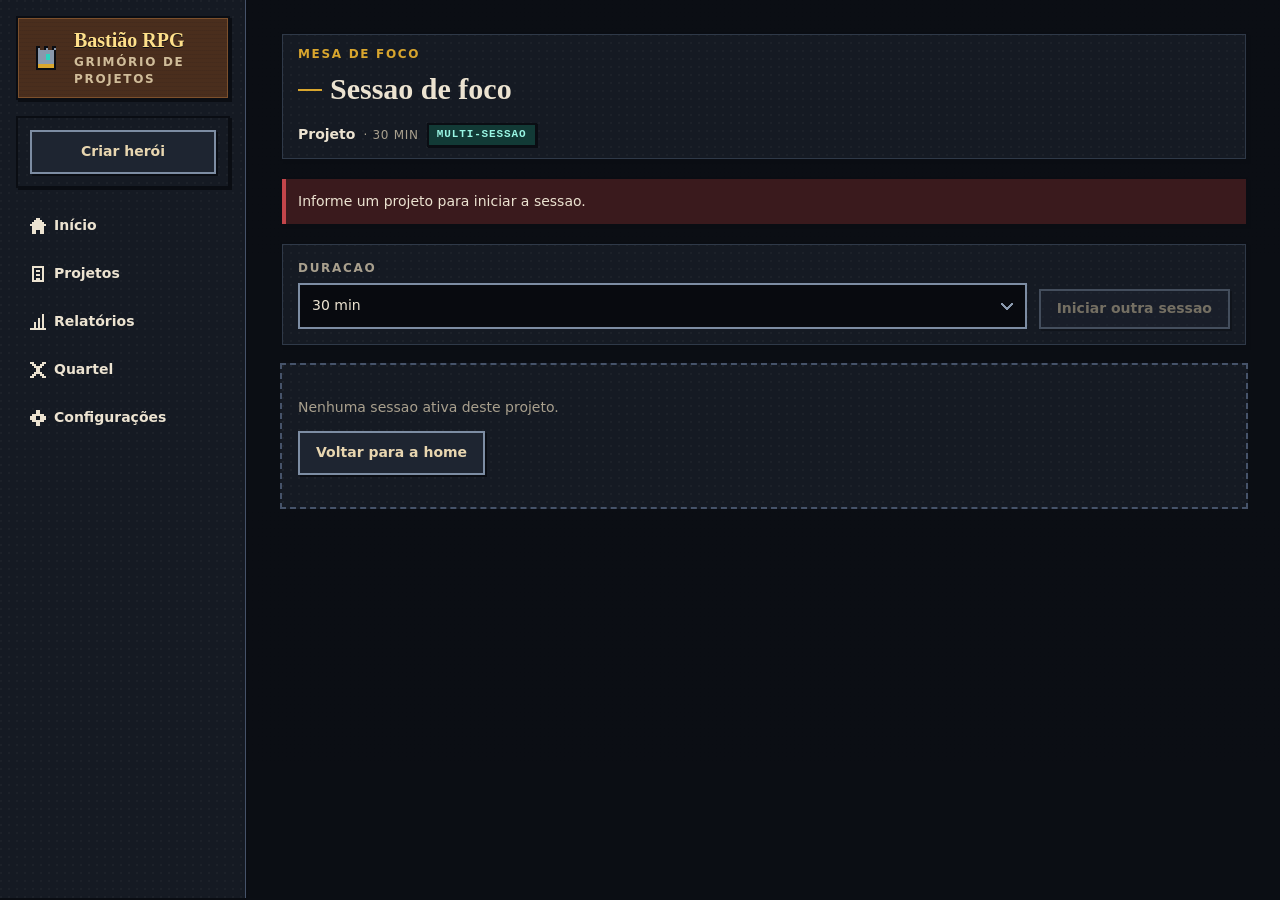
<file: session/index.html>
<!doctype html>
<html lang="pt-BR">
  <head>
    <meta charset="utf-8" />
    <meta name="viewport" content="width=device-width, initial-scale=1" />
    <meta name="theme-color" content="#0f1115" />
    <meta name="color-scheme" content="dark" />
    <!--
      CSP (MEDIUM-01, adapter-static sem servidor): meta permissiva para nao quebrar
      a hidratacao SvelteKit (inline scripts/estilos). Prefira headers no host estatico.
      Diretiva estrita recomendada no host:
      default-src 'self'; object-src 'none'; base-uri 'self'; frame-ancestors 'none'
      + X-Content-Type-Options: nosniff + Referrer-Policy: same-origin.
      Limitacao: meta com 'unsafe-inline' nao bloqueia XSS via inline; header com
      nonce/hash seria ideal, mas exige SSR/host com injecao por resposta.
    -->
    <meta
      http-equiv="Content-Security-Policy"
      content="default-src 'self'; object-src 'none'; base-uri 'self'; script-src 'self' 'unsafe-inline'; style-src 'self' 'unsafe-inline'; img-src 'self' data:; font-src 'self' data:; connect-src 'self' https://storage.bunnycdn.com https://uk.storage.bunnycdn.com https://ny.storage.bunnycdn.com https://la.storage.bunnycdn.com https://sg.storage.bunnycdn.com https://se.storage.bunnycdn.com https://br.storage.bunnycdn.com https://jh.storage.bunnycdn.com https://syd.storage.bunnycdn.com"
    />
    <title>Bastião RPG</title>
    <link href="../_app/immutable/bundle.Cz8nWWt9.js" rel="modulepreload">
		<!--1jobjz3--><!----><title>Sessao de foco | Bastião RPG</title>
		<link href="../_app/immutable/assets/bundle.C9rtXvdy.css" rel="stylesheet">
  		<link rel="icon" type="image/svg+xml" href="/favicon.svg" />
	</head>
  <body data-sveltekit-preload-data="hover">
    <div style="display: contents"><!--[--><!--[0--><!--[--><a href="#conteudo-principal" class="bastiao-skip svelte-12qhfyh">Pular para o conteúdo</a> <div class="bastiao-shell svelte-12qhfyh"><aside class="bastiao-sidebar svelte-129hoe0" aria-label="Navegacao principal"><div class="bastiao-brand svelte-129hoe0"><span class="bastiao-brand-emblem svelte-129hoe0" aria-hidden="true"><svg viewBox="0 0 16 16" width="32" height="32" shape-rendering="crispEdges" style="display: block" class="shrink-0" aria-hidden="true"><!--[--><path d="M3 2h2v1h-2zM7 2h2v1h-2zM11 2h2v1h-2zM3 3h1v1h-1zM7 3h1v1h-1zM11 3h1v1h-1zM3 4h1v1h-1zM12 4h1v1h-1zM3 5h1v1h-1zM12 5h1v1h-1zM3 6h1v1h-1zM12 6h1v1h-1zM3 7h1v1h-1zM12 7h1v1h-1zM3 8h1v1h-1zM12 8h1v1h-1zM3 9h1v1h-1zM12 9h1v1h-1zM3 10h1v1h-1zM12 10h1v1h-1zM3 11h1v1h-1zM12 11h1v1h-1zM3 12h1v1h-1zM12 12h1v1h-1zM3 13h10v1h-10z" fill="var(--color-px-ink)"></path><path d="M4 3h1v1h-1zM8 3h1v1h-1zM12 3h1v1h-1zM4 4h8v1h-8zM4 5h8v1h-8zM4 6h4v1h-4zM10 6h2v1h-2zM4 7h4v1h-4zM10 7h2v1h-2zM4 8h4v1h-4zM10 8h2v1h-2zM4 9h8v1h-8zM4 10h8v1h-8z" fill="var(--color-px-steel)"></path><path d="M4 11h8v1h-8zM4 12h8v1h-8z" fill="var(--color-px-gold)"></path><path d="M8 6h2v1h-2zM8 7h2v1h-2zM8 8h2v1h-2z" fill="var(--color-px-teal)"></path><!--]--></svg><!----></span> <span class="bastiao-brand-text svelte-129hoe0"><p class="bastiao-brand-title svelte-129hoe0">Bastião RPG</p> <p class="bastiao-brand-sub svelte-129hoe0">grimório de projetos</p></span></div> <div class="bastiao-hud svelte-129hoe0"><section class="hero-hud svelte-1gd1m4t" aria-label="Heroi"><!--[-1--><p class="hero-hud__loading svelte-1gd1m4t" role="status">Carregando herói...</p><!--]--></section><!----></div> <nav class="bastiao-nav svelte-129hoe0" aria-label="Paginas"><!--[--><a href="/" class="bastiao-link svelte-129hoe0" title="Início" aria-current="page"><svg viewBox="0 0 8 8" width="16" height="16" shape-rendering="crispEdges" style="display: block" class="shrink-0" aria-hidden="true"><!--[-1--><path d="M3 0h2v1h-2zM2 1h4v1h-4zM1 2h6v1h-6zM0 3h8v1h-8zM1 4h6v1h-6zM1 5h6v1h-6zM1 6h2v1h-2zM5 6h2v1h-2zM1 7h2v1h-2zM5 7h2v1h-2z" fill="currentColor"></path><!--]--></svg><!----> <span class="bastiao-link-label svelte-129hoe0">Início</span></a><a href="/projetos" class="bastiao-link svelte-129hoe0" title="Projetos"><svg viewBox="0 0 8 8" width="16" height="16" shape-rendering="crispEdges" style="display: block" class="shrink-0" aria-hidden="true"><!--[-1--><path d="M1 0h6v1h-6zM1 1h1v1h-1zM6 1h1v1h-1zM1 2h1v1h-1zM3 2h2v1h-2zM6 2h1v1h-1zM1 3h1v1h-1zM6 3h1v1h-1zM1 4h1v1h-1zM3 4h2v1h-2zM6 4h1v1h-1zM1 5h1v1h-1zM6 5h1v1h-1zM1 6h1v1h-1zM3 6h2v1h-2zM6 6h1v1h-1zM1 7h6v1h-6z" fill="currentColor"></path><!--]--></svg><!----> <span class="bastiao-link-label svelte-129hoe0">Projetos</span></a><a href="/relatorios" class="bastiao-link svelte-129hoe0" title="Relatórios"><svg viewBox="0 0 8 8" width="16" height="16" shape-rendering="crispEdges" style="display: block" class="shrink-0" aria-hidden="true"><!--[-1--><path d="M6 0h1v1h-1zM6 1h1v1h-1zM4 2h1v1h-1zM6 2h1v1h-1zM4 3h1v1h-1zM6 3h1v1h-1zM2 4h1v1h-1zM4 4h1v1h-1zM6 4h1v1h-1zM2 5h1v1h-1zM4 5h1v1h-1zM6 5h1v1h-1zM2 6h1v1h-1zM4 6h1v1h-1zM6 6h1v1h-1zM0 7h8v1h-8z" fill="currentColor"></path><!--]--></svg><!----> <span class="bastiao-link-label svelte-129hoe0">Relatórios</span></a><a href="/rpg" class="bastiao-link svelte-129hoe0" title="Quartel"><svg viewBox="0 0 8 8" width="16" height="16" shape-rendering="crispEdges" style="display: block" class="shrink-0" aria-hidden="true"><!--[-1--><path d="M0 0h2v1h-2zM6 0h2v1h-2zM1 1h2v1h-2zM5 1h2v1h-2zM2 2h4v1h-4zM3 3h2v1h-2zM3 4h2v1h-2zM2 5h4v1h-4zM1 6h2v1h-2zM5 6h2v1h-2zM0 7h2v1h-2zM6 7h2v1h-2z" fill="currentColor"></path><!--]--></svg><!----> <span class="bastiao-link-label svelte-129hoe0">Quartel</span></a><a href="/settings" class="bastiao-link svelte-129hoe0" title="Configurações"><svg viewBox="0 0 8 8" width="16" height="16" shape-rendering="crispEdges" style="display: block" class="shrink-0" aria-hidden="true"><!--[-1--><path d="M3 0h2v1h-2zM3 1h2v1h-2zM1 2h6v1h-6zM0 3h3v1h-3zM5 3h3v1h-3zM0 4h3v1h-3zM5 4h3v1h-3zM1 5h6v1h-6zM3 6h2v1h-2zM3 7h2v1h-2z" fill="currentColor"></path><!--]--></svg><!----> <span class="bastiao-link-label svelte-129hoe0">Configurações</span></a><!--]--></nav></aside><!----> <main id="conteudo-principal" class="bastiao-main svelte-12qhfyh" tabindex="-1"><!--[--><div class="mx-auto w-full max-w-6xl min-w-0"><div class="session-page svelte-1jobjz3"><header class="bastiao-pageheader bastiao-pageheader--compact  svelte-132ntk2"><!--[-1--><!--]--> <div class="bastiao-pageheader__main svelte-132ntk2"><div class="bastiao-pageheader__text svelte-132ntk2"><!--[0--><p class="bastiao-pageheader__kicker svelte-132ntk2">Mesa de foco</p><!--]--> <h1 class="bastiao-pageheader__title svelte-132ntk2"><!--[0--><span class="bastiao-pageheader__rule svelte-132ntk2" aria-hidden="true"></span><!--]--> <span class="bastiao-pageheader__title-text svelte-132ntk2">Sessao de foco</span></h1> <!--[-1--><!--]--> <!--[-1--><!--]--></div> <!--[-1--><!--]--> <!--[-1--><!--]--></div> <!--[0--><div class="bastiao-pageheader__extra svelte-132ntk2"><p class="session-meta svelte-1jobjz3"><strong class="session-meta__project svelte-1jobjz3">Projeto</strong> <span class="session-meta__duration svelte-1jobjz3">· 30 min</span> <span class="bastiao-badge bastiao-badge--teal  svelte-37jlba"><!--[0--><!---->multi-sessao<!----><!--]--></span><!----></p><!----></div><!--]--></header><!----> <!--[-1--><!--]--> <!--[0--><p class="session-loading svelte-1jobjz3">Preparando sessao...</p><!--]--> <!--[-1--><!--]--><!----></div></div><!--]--><!----></main></div> <!--[-1--><!--]--><!--]--><!--]--> <!--[-1--><!--]--><!--]-->
			
			<script>
				{
					__sveltekit_4wun2q = {
						base: new URL("..", location).pathname.slice(0, -1)
					};

					const element = document.currentScript.parentElement;

					import("../_app/immutable/bundle.Cz8nWWt9.js").then((app) => {
						app.start(element, {
							node_ids: [0, 9],
							data: [null,null],
							form: null,
							error: null
						})
					});
				}
			</script>
		</div>
  </body>
</html>
</file>
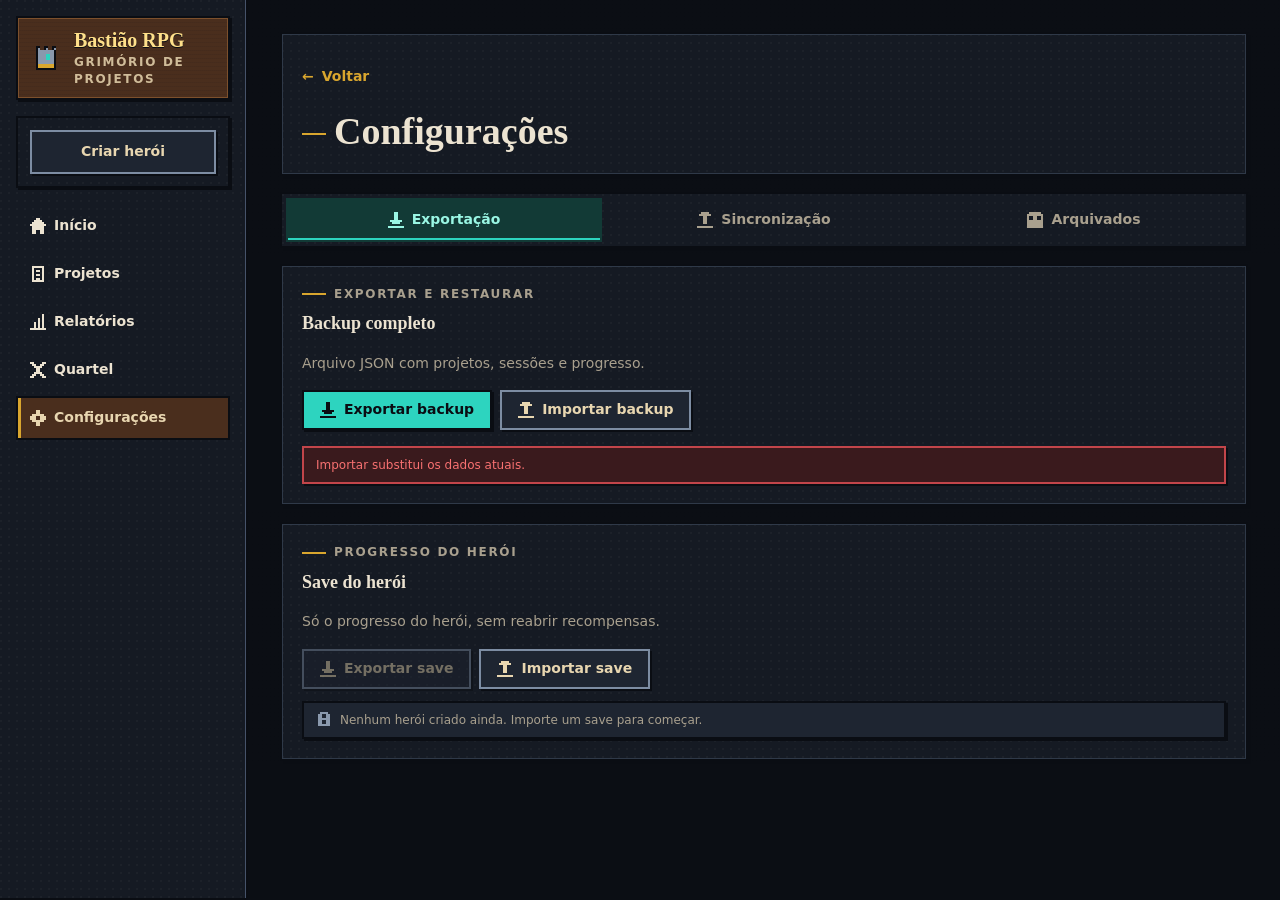
<file: settings/index.html>
<!doctype html>
<html lang="pt-BR">
  <head>
    <meta charset="utf-8" />
    <meta name="viewport" content="width=device-width, initial-scale=1" />
    <meta name="theme-color" content="#0f1115" />
    <meta name="color-scheme" content="dark" />
    <!--
      CSP (MEDIUM-01, adapter-static sem servidor): meta permissiva para nao quebrar
      a hidratacao SvelteKit (inline scripts/estilos). Prefira headers no host estatico.
      Diretiva estrita recomendada no host:
      default-src 'self'; object-src 'none'; base-uri 'self'; frame-ancestors 'none'
      + X-Content-Type-Options: nosniff + Referrer-Policy: same-origin.
      Limitacao: meta com 'unsafe-inline' nao bloqueia XSS via inline; header com
      nonce/hash seria ideal, mas exige SSR/host com injecao por resposta.
    -->
    <meta
      http-equiv="Content-Security-Policy"
      content="default-src 'self'; object-src 'none'; base-uri 'self'; script-src 'self' 'unsafe-inline'; style-src 'self' 'unsafe-inline'; img-src 'self' data:; font-src 'self' data:; connect-src 'self' https://storage.bunnycdn.com https://uk.storage.bunnycdn.com https://ny.storage.bunnycdn.com https://la.storage.bunnycdn.com https://sg.storage.bunnycdn.com https://se.storage.bunnycdn.com https://br.storage.bunnycdn.com https://jh.storage.bunnycdn.com https://syd.storage.bunnycdn.com"
    />
    <title>Bastião RPG</title>
    <link href="../_app/immutable/bundle.Cz8nWWt9.js" rel="modulepreload">
		<!--1i19ct2--><!----><title>Configurações | Bastião RPG</title>
		<link href="../_app/immutable/assets/bundle.C9rtXvdy.css" rel="stylesheet">
  		<link rel="icon" type="image/svg+xml" href="/favicon.svg" />
	</head>
  <body data-sveltekit-preload-data="hover">
    <div style="display: contents"><!--[--><!--[0--><!--[--><a href="#conteudo-principal" class="bastiao-skip svelte-12qhfyh">Pular para o conteúdo</a> <div class="bastiao-shell svelte-12qhfyh"><aside class="bastiao-sidebar svelte-129hoe0" aria-label="Navegacao principal"><div class="bastiao-brand svelte-129hoe0"><span class="bastiao-brand-emblem svelte-129hoe0" aria-hidden="true"><svg viewBox="0 0 16 16" width="32" height="32" shape-rendering="crispEdges" style="display: block" class="shrink-0" aria-hidden="true"><!--[--><path d="M3 2h2v1h-2zM7 2h2v1h-2zM11 2h2v1h-2zM3 3h1v1h-1zM7 3h1v1h-1zM11 3h1v1h-1zM3 4h1v1h-1zM12 4h1v1h-1zM3 5h1v1h-1zM12 5h1v1h-1zM3 6h1v1h-1zM12 6h1v1h-1zM3 7h1v1h-1zM12 7h1v1h-1zM3 8h1v1h-1zM12 8h1v1h-1zM3 9h1v1h-1zM12 9h1v1h-1zM3 10h1v1h-1zM12 10h1v1h-1zM3 11h1v1h-1zM12 11h1v1h-1zM3 12h1v1h-1zM12 12h1v1h-1zM3 13h10v1h-10z" fill="var(--color-px-ink)"></path><path d="M4 3h1v1h-1zM8 3h1v1h-1zM12 3h1v1h-1zM4 4h8v1h-8zM4 5h8v1h-8zM4 6h4v1h-4zM10 6h2v1h-2zM4 7h4v1h-4zM10 7h2v1h-2zM4 8h4v1h-4zM10 8h2v1h-2zM4 9h8v1h-8zM4 10h8v1h-8z" fill="var(--color-px-steel)"></path><path d="M4 11h8v1h-8zM4 12h8v1h-8z" fill="var(--color-px-gold)"></path><path d="M8 6h2v1h-2zM8 7h2v1h-2zM8 8h2v1h-2z" fill="var(--color-px-teal)"></path><!--]--></svg><!----></span> <span class="bastiao-brand-text svelte-129hoe0"><p class="bastiao-brand-title svelte-129hoe0">Bastião RPG</p> <p class="bastiao-brand-sub svelte-129hoe0">grimório de projetos</p></span></div> <div class="bastiao-hud svelte-129hoe0"><section class="hero-hud svelte-1gd1m4t" aria-label="Heroi"><!--[-1--><p class="hero-hud__loading svelte-1gd1m4t" role="status">Carregando herói...</p><!--]--></section><!----></div> <nav class="bastiao-nav svelte-129hoe0" aria-label="Paginas"><!--[--><a href="/" class="bastiao-link svelte-129hoe0" title="Início" aria-current="page"><svg viewBox="0 0 8 8" width="16" height="16" shape-rendering="crispEdges" style="display: block" class="shrink-0" aria-hidden="true"><!--[-1--><path d="M3 0h2v1h-2zM2 1h4v1h-4zM1 2h6v1h-6zM0 3h8v1h-8zM1 4h6v1h-6zM1 5h6v1h-6zM1 6h2v1h-2zM5 6h2v1h-2zM1 7h2v1h-2zM5 7h2v1h-2z" fill="currentColor"></path><!--]--></svg><!----> <span class="bastiao-link-label svelte-129hoe0">Início</span></a><a href="/projetos" class="bastiao-link svelte-129hoe0" title="Projetos"><svg viewBox="0 0 8 8" width="16" height="16" shape-rendering="crispEdges" style="display: block" class="shrink-0" aria-hidden="true"><!--[-1--><path d="M1 0h6v1h-6zM1 1h1v1h-1zM6 1h1v1h-1zM1 2h1v1h-1zM3 2h2v1h-2zM6 2h1v1h-1zM1 3h1v1h-1zM6 3h1v1h-1zM1 4h1v1h-1zM3 4h2v1h-2zM6 4h1v1h-1zM1 5h1v1h-1zM6 5h1v1h-1zM1 6h1v1h-1zM3 6h2v1h-2zM6 6h1v1h-1zM1 7h6v1h-6z" fill="currentColor"></path><!--]--></svg><!----> <span class="bastiao-link-label svelte-129hoe0">Projetos</span></a><a href="/relatorios" class="bastiao-link svelte-129hoe0" title="Relatórios"><svg viewBox="0 0 8 8" width="16" height="16" shape-rendering="crispEdges" style="display: block" class="shrink-0" aria-hidden="true"><!--[-1--><path d="M6 0h1v1h-1zM6 1h1v1h-1zM4 2h1v1h-1zM6 2h1v1h-1zM4 3h1v1h-1zM6 3h1v1h-1zM2 4h1v1h-1zM4 4h1v1h-1zM6 4h1v1h-1zM2 5h1v1h-1zM4 5h1v1h-1zM6 5h1v1h-1zM2 6h1v1h-1zM4 6h1v1h-1zM6 6h1v1h-1zM0 7h8v1h-8z" fill="currentColor"></path><!--]--></svg><!----> <span class="bastiao-link-label svelte-129hoe0">Relatórios</span></a><a href="/rpg" class="bastiao-link svelte-129hoe0" title="Quartel"><svg viewBox="0 0 8 8" width="16" height="16" shape-rendering="crispEdges" style="display: block" class="shrink-0" aria-hidden="true"><!--[-1--><path d="M0 0h2v1h-2zM6 0h2v1h-2zM1 1h2v1h-2zM5 1h2v1h-2zM2 2h4v1h-4zM3 3h2v1h-2zM3 4h2v1h-2zM2 5h4v1h-4zM1 6h2v1h-2zM5 6h2v1h-2zM0 7h2v1h-2zM6 7h2v1h-2z" fill="currentColor"></path><!--]--></svg><!----> <span class="bastiao-link-label svelte-129hoe0">Quartel</span></a><a href="/settings" class="bastiao-link svelte-129hoe0" title="Configurações"><svg viewBox="0 0 8 8" width="16" height="16" shape-rendering="crispEdges" style="display: block" class="shrink-0" aria-hidden="true"><!--[-1--><path d="M3 0h2v1h-2zM3 1h2v1h-2zM1 2h6v1h-6zM0 3h3v1h-3zM5 3h3v1h-3zM0 4h3v1h-3zM5 4h3v1h-3zM1 5h6v1h-6zM3 6h2v1h-2zM3 7h2v1h-2z" fill="currentColor"></path><!--]--></svg><!----> <span class="bastiao-link-label svelte-129hoe0">Configurações</span></a><!--]--></nav></aside><!----> <main id="conteudo-principal" class="bastiao-main svelte-12qhfyh" tabindex="-1"><!--[--><div class="mx-auto w-full max-w-6xl min-w-0"><div class="settings-page svelte-1i19ct2"><header class="bastiao-pageheader bastiao-pageheader--stone  svelte-132ntk2"><!--[0--><a href="/" class="bastiao-pageheader__back svelte-132ntk2"><span aria-hidden="true" class="svelte-132ntk2">←</span> <span class="svelte-132ntk2">Voltar</span></a><!--]--> <div class="bastiao-pageheader__main svelte-132ntk2"><div class="bastiao-pageheader__text svelte-132ntk2"><!--[-1--><!--]--> <h1 class="bastiao-pageheader__title svelte-132ntk2"><!--[0--><span class="bastiao-pageheader__rule svelte-132ntk2" aria-hidden="true"></span><!--]--> <span class="bastiao-pageheader__title-text svelte-132ntk2">Configurações</span></h1> <!--[-1--><!--]--> <!--[-1--><!--]--></div> <!--[-1--><!--]--> <!--[-1--><!--]--></div> <!--[-1--><!--]--></header><!----> <!--[-1--><div id="tabs" role="group" aria-label="Seções de configurações" data-px-tabs="pressed" data-count="3" data-layout="grid" class="bastiao-tabs  svelte-u8f9cr" style="--tabs-count: 3"><!--[--><button type="button" aria-pressed="true" data-px-tab="exportacao" data-active="true" class="bastiao-tab svelte-u8f9cr"><!--[0--><span class="bastiao-tab__icon svelte-u8f9cr" aria-hidden="true"><!--[-1--><svg viewBox="0 0 8 8" width="16" height="16" shape-rendering="crispEdges" style="display: block" class="shrink-0" aria-hidden="true"><!--[-1--><path d="M3 0h2v1h-2zM3 1h2v1h-2zM3 2h2v1h-2zM3 3h2v1h-2zM1 4h6v1h-6zM2 5h4v1h-4zM0 7h8v1h-8z" fill="currentColor"></path><!--]--></svg><!--]--><!----></span><!--]--> <span class="bastiao-tab__label svelte-u8f9cr">Exportação</span></button><button type="button" aria-pressed="false" data-px-tab="sincronizacao" data-active="false" class="bastiao-tab svelte-u8f9cr"><!--[0--><span class="bastiao-tab__icon svelte-u8f9cr" aria-hidden="true"><!--[1--><svg viewBox="0 0 8 8" width="16" height="16" shape-rendering="crispEdges" style="display: block" class="shrink-0" aria-hidden="true"><!--[-1--><path d="M2 0h4v1h-4zM1 1h6v1h-6zM3 2h2v1h-2zM3 3h2v1h-2zM3 4h2v1h-2zM3 5h2v1h-2zM0 7h8v1h-8z" fill="currentColor"></path><!--]--></svg><!--]--><!----></span><!--]--> <span class="bastiao-tab__label svelte-u8f9cr">Sincronização</span></button><button type="button" aria-pressed="false" data-px-tab="arquivados" data-active="false" class="bastiao-tab svelte-u8f9cr"><!--[0--><span class="bastiao-tab__icon svelte-u8f9cr" aria-hidden="true"><!--[0--><svg viewBox="0 0 8 8" width="16" height="16" shape-rendering="crispEdges" style="display: block" class="shrink-0" aria-hidden="true"><!--[-1--><path d="M1 0h6v1h-6zM0 1h8v1h-8zM0 2h1v1h-1zM3 2h2v1h-2zM7 2h1v1h-1zM0 3h1v1h-1zM3 3h2v1h-2zM7 3h1v1h-1zM0 4h8v1h-8zM0 5h8v1h-8zM0 6h8v1h-8zM0 7h8v1h-8z" fill="currentColor"></path><!--]--></svg><!--]--><!----></span><!--]--> <span class="bastiao-tab__label svelte-u8f9cr">Arquivados</span></button><!--]--></div><!--]--><!----> <!--[-1--><!--]--> <!--[-1--><!--]--> <!--[0--><p class="settings-loading svelte-1i19ct2">Carregando...</p><!--]--></div></div><!--]--><!----></main></div> <!--[-1--><!--]--><!--]--><!--]--> <!--[-1--><!--]--><!--]-->
			
			<script>
				{
					__sveltekit_4wun2q = {
						base: new URL("..", location).pathname.slice(0, -1)
					};

					const element = document.currentScript.parentElement;

					import("../_app/immutable/bundle.Cz8nWWt9.js").then((app) => {
						app.start(element, {
							node_ids: [0, 10],
							data: [null,null],
							form: null,
							error: null
						})
					});
				}
			</script>
		</div>
  </body>
</html>
</file>
